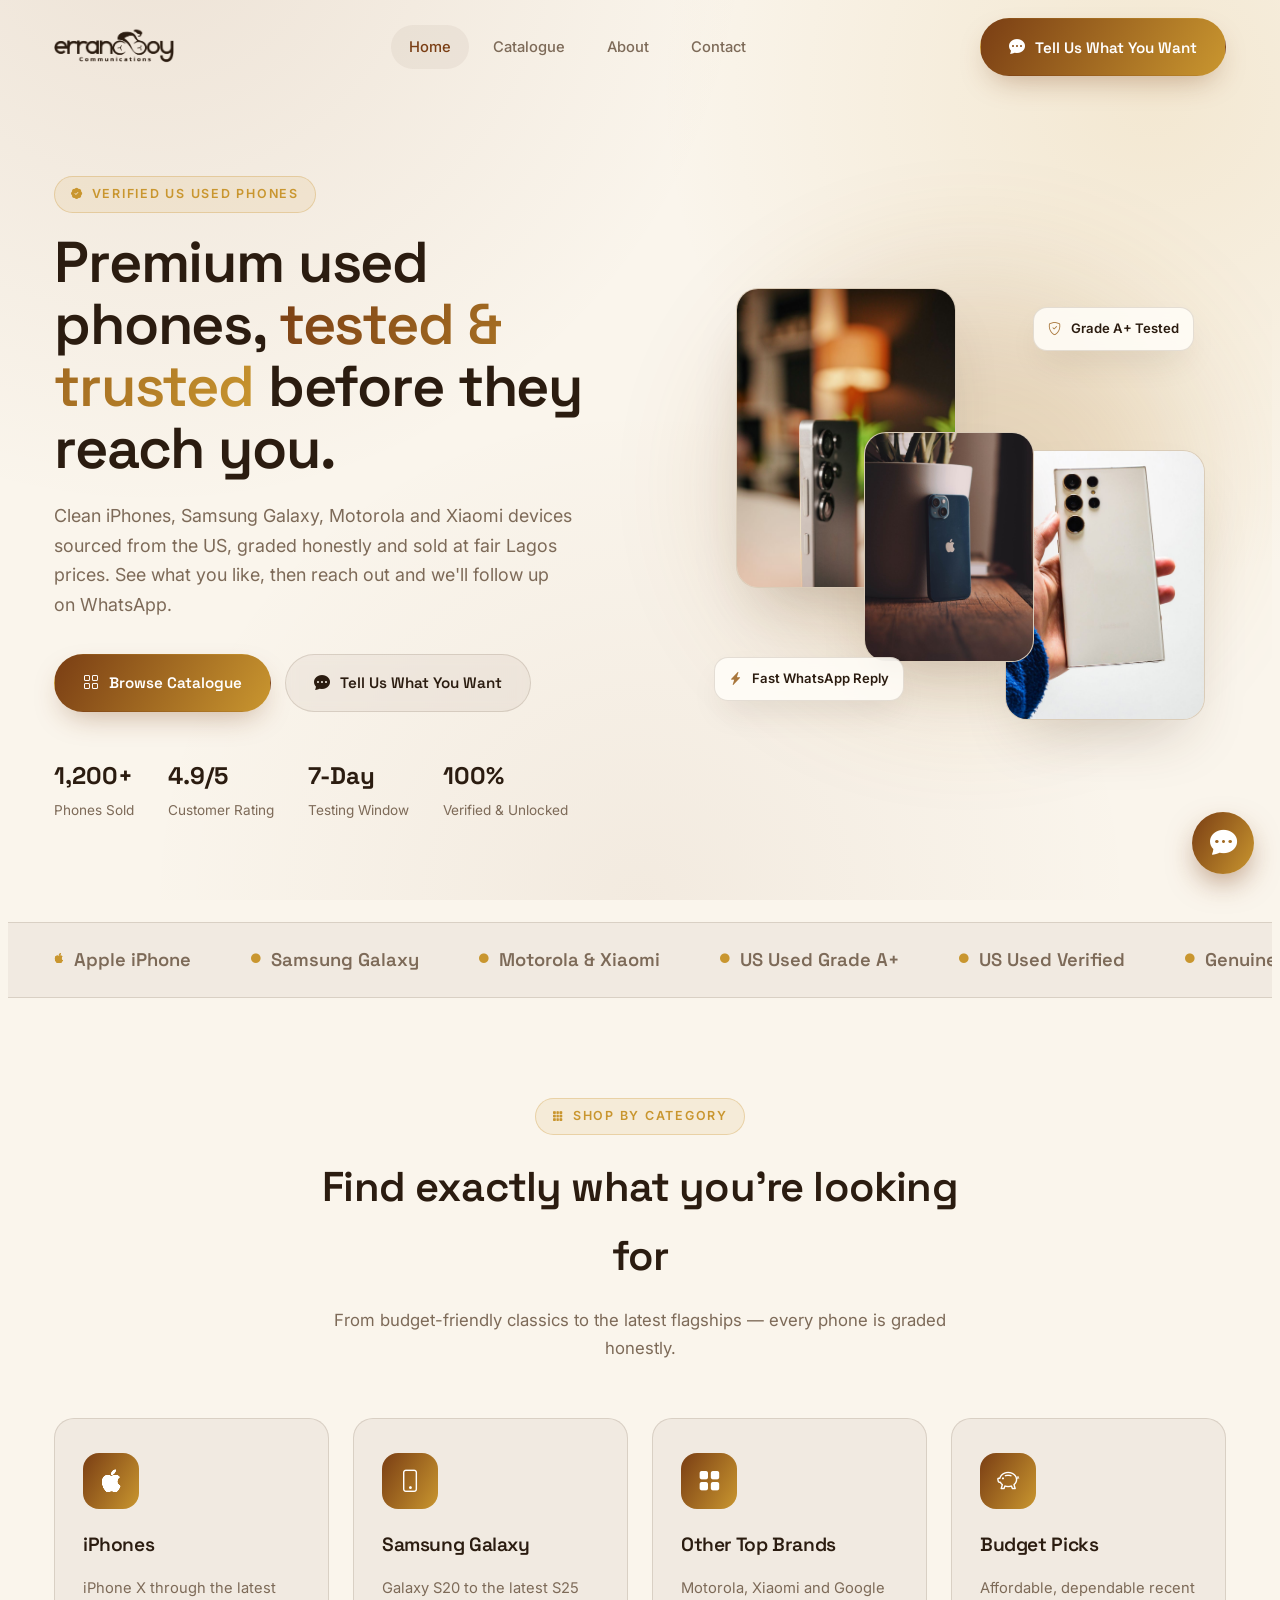
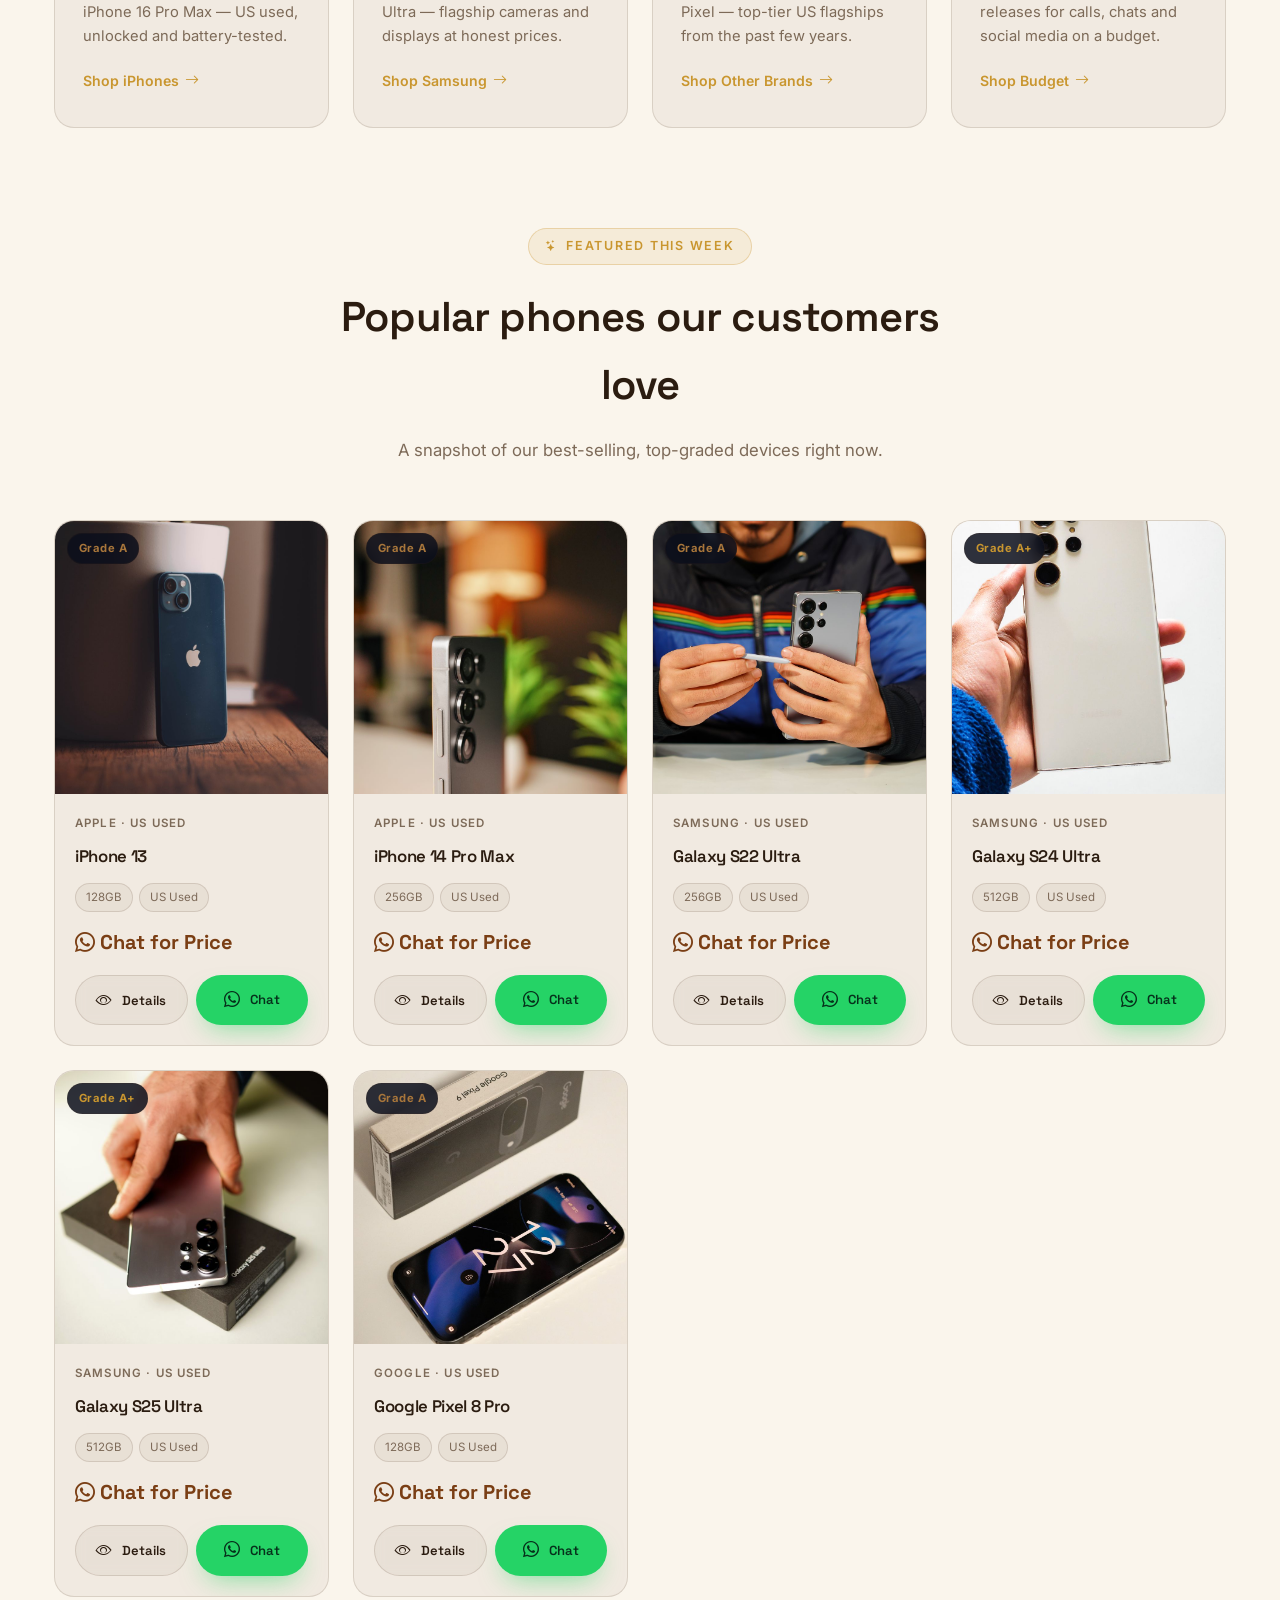
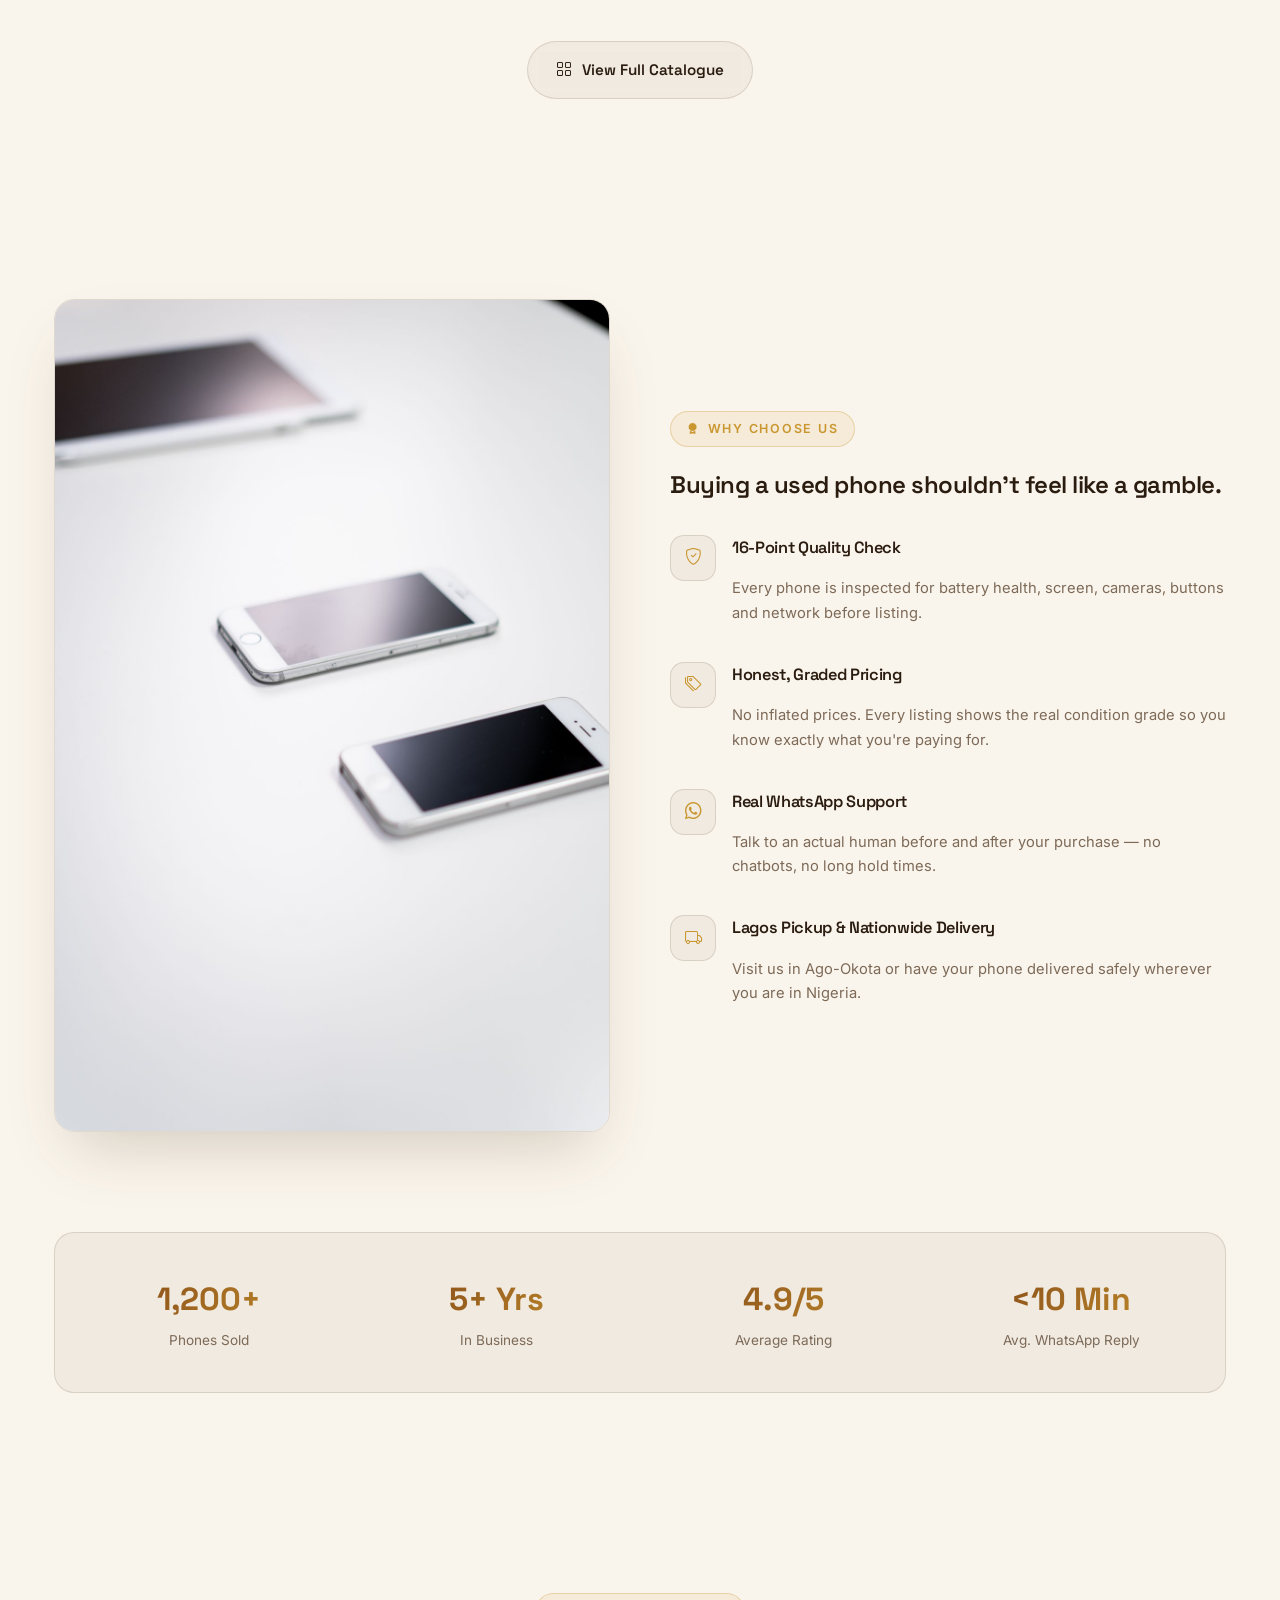
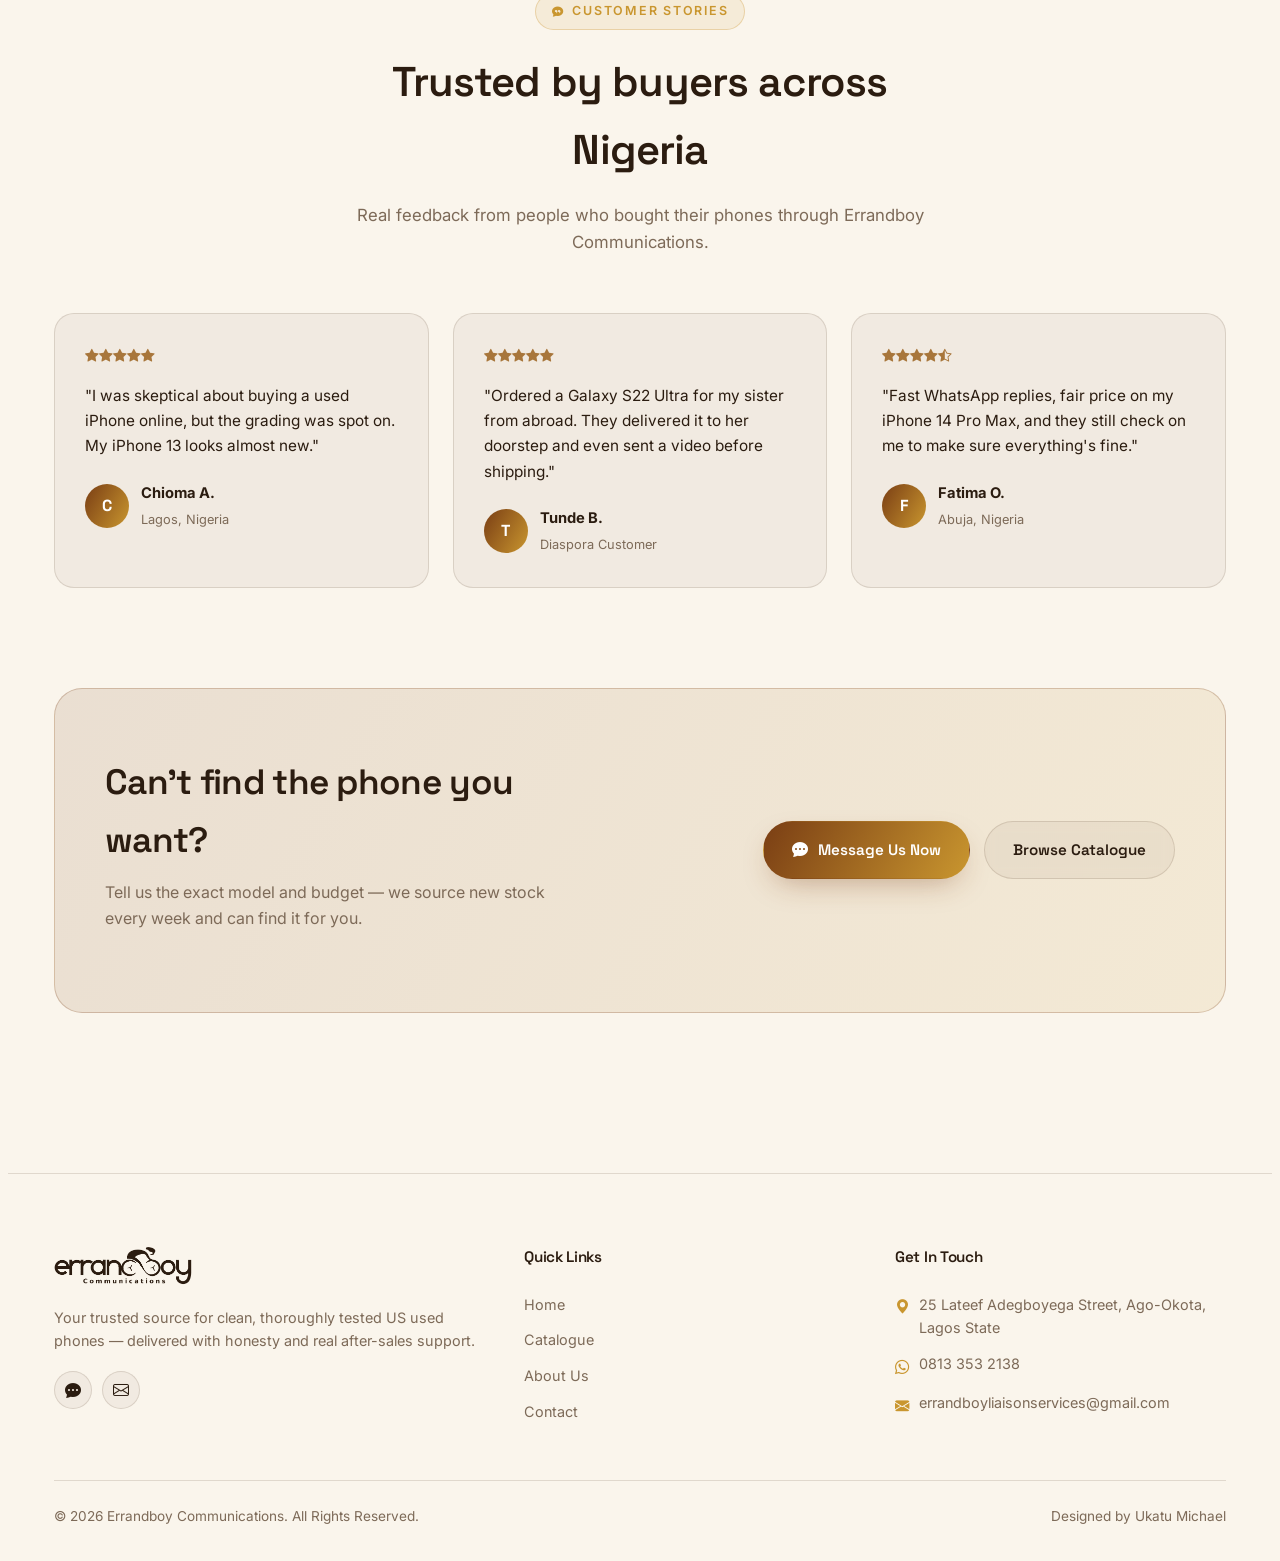
<file: index.html>
<!DOCTYPE html>
<html lang="en">
<head>
<meta charset="utf-8">
<title>Errandboy Communications — Clean US Used Phones in Lagos</title>
<meta name="viewport" content="width=device-width, initial-scale=1.0">
<meta name="description" content="Errandboy Communications is a Lagos-based dealer of clean, verified US used iPhones, Samsung Galaxy, Motorola and Xiaomi phones. Browse the catalogue and inquire directly on WhatsApp.">
<link rel="icon" type="image/png" sizes="32x32" href="img/favicon-32.png">
<link rel="icon" type="image/png" sizes="16x16" href="img/favicon-16.png">
<link rel="apple-touch-icon" sizes="180x180" href="img/favicon-180.png">

<link rel="preconnect" href="https://fonts.googleapis.com">
<link rel="preconnect" href="https://fonts.gstatic.com" crossorigin>
<link href="https://fonts.googleapis.com/css2?family=Space+Grotesk:wght@500;600;700&family=Inter:wght@400;500;600;700&display=swap" rel="stylesheet">
<link href="https://cdn.jsdelivr.net/npm/bootstrap-icons@1.11.3/font/bootstrap-icons.css" rel="stylesheet">
<link href="css/style.css" rel="stylesheet">
</head>
<body>

<!-- Navbar -->
<nav id="mainNav" class="navbar">
    <div class="container">
        <a href="index.html" class="brand">
            <img src="img/logo-brown.png" alt="Errandboy Communications" class="brand-logo">
        </a>
        <div class="nav-links">
            <a href="index.html" class="active">Home</a>
            <a href="catalog.html">Catalogue</a>
            <a href="about.html">About</a>
            <a href="contact.html">Contact</a>
        </div>
        <div class="nav-actions">
            <a href="contact.html#contactFormSection" class="btn btn-brand desktop-only"><i class="bi bi-chat-dots-fill"></i> Tell Us What You Want</a>
            <button class="nav-toggle" id="navToggle" aria-label="Open menu"><i class="bi bi-list"></i></button>
        </div>
    </div>
</nav>

<div class="backdrop-veil" id="backdropVeil"></div>
<div class="mobile-panel" id="mobilePanel">
    <div class="mobile-panel-head">
        <div class="brand"><img src="img/logo-brown.png" alt="Errandboy Communications" class="brand-logo"></div>
        <button id="panelClose" class="nav-toggle" aria-label="Close menu"><i class="bi bi-x-lg"></i></button>
    </div>
    <a class="nav-link" href="index.html">Home</a>
    <a class="nav-link" href="catalog.html">Catalogue</a>
    <a class="nav-link" href="about.html">About</a>
    <a class="nav-link" href="contact.html">Contact</a>
    <a href="contact.html#contactFormSection" class="btn btn-brand btn-block" style="margin-top:26px"><i class="bi bi-chat-dots-fill"></i> Tell Us What You Want</a>
</div>

<!-- Hero -->
<header class="hero">
    <div class="container hero-grid">
        <div>
            <div class="eyebrow"><i class="bi bi-patch-check-fill"></i> Verified US Used Phones</div>
            <h1>Premium used phones, <span class="text-grad">tested &amp; trusted</span> before they reach you.</h1>
            <p class="lead">Clean iPhones, Samsung Galaxy, Motorola and Xiaomi devices sourced from the US, graded honestly and sold at fair Lagos prices. See what you like, then reach out and we'll follow up on WhatsApp.</p>
            <div class="hero-cta">
                <a href="catalog.html" class="btn btn-brand"><i class="bi bi-grid"></i> Browse Catalogue</a>
                <a href="contact.html#contactFormSection" class="btn btn-ghost"><i class="bi bi-chat-dots-fill"></i> Tell Us What You Want</a>
            </div>
            <div class="hero-stats">
                <div class="stat"><strong>1,200+</strong><span>Phones Sold</span></div>
                <div class="stat"><strong>4.9/5</strong><span>Customer Rating</span></div>
                <div class="stat"><strong>7-Day</strong><span>Testing Window</span></div>
                <div class="stat"><strong>100%</strong><span>Verified &amp; Unlocked</span></div>
            </div>
        </div>
        <div class="hero-visual">
            <div class="blob"></div>
            <div class="float-card card-1"><img src="img/phones/iphone-14-pro-max.jpg" alt="iPhone 14 Pro Max"></div>
            <div class="float-card card-2"><img src="img/phones/galaxy-s24-ultra.jpg" alt="Samsung Galaxy S24 Ultra"></div>
            <div class="float-card card-3"><img src="img/phones/iphone-13.jpg" alt="iPhone 13"></div>
            <div class="badge-pill b1"><i class="bi bi-shield-check"></i> Grade A+ Tested</div>
            <div class="badge-pill b2"><i class="bi bi-lightning-charge-fill"></i> Fast WhatsApp Reply</div>
        </div>
    </div>
</header>

<!-- Marquee -->
<div class="marquee-wrap">
    <div class="container">
        <div class="marquee-track">
            <span><i class="bi bi-apple"></i> Apple iPhone</span>
            <span><i class="bi bi-circle-fill"></i> Samsung Galaxy</span>
            <span><i class="bi bi-circle-fill"></i> Motorola &amp; Xiaomi</span>
            <span><i class="bi bi-circle-fill"></i> US Used Grade A+</span>
            <span><i class="bi bi-circle-fill"></i> US Used Verified</span>
            <span><i class="bi bi-circle-fill"></i> Genuine Accessories</span>
            <span><i class="bi bi-circle-fill"></i> Nationwide Delivery</span>
            <span><i class="bi bi-apple"></i> Apple iPhone</span>
            <span><i class="bi bi-circle-fill"></i> Samsung Galaxy</span>
            <span><i class="bi bi-circle-fill"></i> Motorola &amp; Xiaomi</span>
            <span><i class="bi bi-circle-fill"></i> US Used Grade A+</span>
            <span><i class="bi bi-circle-fill"></i> US Used Verified</span>
            <span><i class="bi bi-circle-fill"></i> Genuine Accessories</span>
            <span><i class="bi bi-circle-fill"></i> Nationwide Delivery</span>
        </div>
    </div>
</div>

<!-- Categories -->
<section class="section">
    <div class="container">
        <div class="section-head reveal">
            <div class="eyebrow"><i class="bi bi-grid-3x3-gap-fill"></i> Shop by Category</div>
            <h2>Find exactly what you're looking for</h2>
            <p>From budget-friendly classics to the latest flagships — every phone is graded honestly.</p>
        </div>
        <div class="cat-grid">
            <a href="catalog.html?cat=iphone" class="cat-card reveal">
                <div class="cat-icon"><i class="bi bi-apple"></i></div>
                <h3>iPhones</h3>
                <p>iPhone X through the latest iPhone 16 Pro Max — US used, unlocked and battery-tested.</p>
                <span class="cat-link">Shop iPhones <i class="bi bi-arrow-right"></i></span>
            </a>
            <a href="catalog.html?cat=samsung" class="cat-card reveal">
                <div class="cat-icon"><i class="bi bi-phone"></i></div>
                <h3>Samsung Galaxy</h3>
                <p>Galaxy S20 to the latest S25 Ultra — flagship cameras and displays at honest prices.</p>
                <span class="cat-link">Shop Samsung <i class="bi bi-arrow-right"></i></span>
            </a>
            <a href="catalog.html?cat=other" class="cat-card reveal">
                <div class="cat-icon"><i class="bi bi-grid-fill"></i></div>
                <h3>Other Top Brands</h3>
                <p>Motorola, Xiaomi and Google Pixel — top-tier US flagships from the past few years.</p>
                <span class="cat-link">Shop Other Brands <i class="bi bi-arrow-right"></i></span>
            </a>
            <a href="catalog.html?cat=budget" class="cat-card reveal">
                <div class="cat-icon"><i class="bi bi-piggy-bank"></i></div>
                <h3>Budget Picks</h3>
                <p>Affordable, dependable recent releases for calls, chats and social media on a budget.</p>
                <span class="cat-link">Shop Budget <i class="bi bi-arrow-right"></i></span>
            </a>
        </div>
    </div>
</section>

<!-- Featured products -->
<section class="section" style="padding-top:0">
    <div class="container">
        <div class="section-head reveal">
            <div class="eyebrow"><i class="bi bi-stars"></i> Featured This Week</div>
            <h2>Popular phones our customers love</h2>
            <p>A snapshot of our best-selling, top-graded devices right now.</p>
        </div>
        <div class="product-grid" id="featuredGrid"></div>
        <div class="text-center reveal" style="text-align:center;margin-top:44px">
            <a href="catalog.html" class="btn btn-ghost"><i class="bi bi-grid"></i> View Full Catalogue</a>
        </div>
    </div>
</section>

<!-- Why choose us -->
<section class="section">
    <div class="container">
        <div class="feature-split">
            <div class="visual reveal">
                <img src="img/why-choose.jpg" alt="Genuine tested Apple devices">
            </div>
            <div class="reveal">
                <div class="eyebrow"><i class="bi bi-award-fill"></i> Why Choose Us</div>
                <h2>Buying a used phone shouldn't feel like a gamble.</h2>
                <div class="feature-list">
                    <div class="feature-item">
                        <div class="icon"><i class="bi bi-shield-check"></i></div>
                        <div>
                            <h4>16-Point Quality Check</h4>
                            <p>Every phone is inspected for battery health, screen, cameras, buttons and network before listing.</p>
                        </div>
                    </div>
                    <div class="feature-item">
                        <div class="icon"><i class="bi bi-tags"></i></div>
                        <div>
                            <h4>Honest, Graded Pricing</h4>
                            <p>No inflated prices. Every listing shows the real condition grade so you know exactly what you're paying for.</p>
                        </div>
                    </div>
                    <div class="feature-item">
                        <div class="icon"><i class="bi bi-whatsapp"></i></div>
                        <div>
                            <h4>Real WhatsApp Support</h4>
                            <p>Talk to an actual human before and after your purchase — no chatbots, no long hold times.</p>
                        </div>
                    </div>
                    <div class="feature-item">
                        <div class="icon"><i class="bi bi-truck"></i></div>
                        <div>
                            <h4>Lagos Pickup &amp; Nationwide Delivery</h4>
                            <p>Visit us in Ago-Okota or have your phone delivered safely wherever you are in Nigeria.</p>
                        </div>
                    </div>
                </div>
            </div>
        </div>
    </div>
</section>

<!-- Stats -->
<section class="section" style="padding-top:0">
    <div class="container">
        <div class="stats-strip reveal">
            <div class="stat"><strong>1,200+</strong><span>Phones Sold</span></div>
            <div class="stat"><strong>5+ Yrs</strong><span>In Business</span></div>
            <div class="stat"><strong>4.9/5</strong><span>Average Rating</span></div>
            <div class="stat"><strong>&lt;10 Min</strong><span>Avg. WhatsApp Reply</span></div>
        </div>
    </div>
</section>

<!-- Testimonials -->
<section class="section">
    <div class="container">
        <div class="section-head reveal">
            <div class="eyebrow"><i class="bi bi-chat-quote-fill"></i> Customer Stories</div>
            <h2>Trusted by buyers across Nigeria</h2>
            <p>Real feedback from people who bought their phones through Errandboy Communications.</p>
        </div>
        <div class="testi-grid">
            <div class="testi-card reveal">
                <div class="stars"><i class="bi bi-star-fill"></i><i class="bi bi-star-fill"></i><i class="bi bi-star-fill"></i><i class="bi bi-star-fill"></i><i class="bi bi-star-fill"></i></div>
                <p class="msg">"I was skeptical about buying a used iPhone online, but the grading was spot on. My iPhone 13 looks almost new."</p>
                <div class="testi-person">
                    <div class="testi-avatar">C</div>
                    <div><strong>Chioma A.</strong><span>Lagos, Nigeria</span></div>
                </div>
            </div>
            <div class="testi-card reveal">
                <div class="stars"><i class="bi bi-star-fill"></i><i class="bi bi-star-fill"></i><i class="bi bi-star-fill"></i><i class="bi bi-star-fill"></i><i class="bi bi-star-fill"></i></div>
                <p class="msg">"Ordered a Galaxy S22 Ultra for my sister from abroad. They delivered it to her doorstep and even sent a video before shipping."</p>
                <div class="testi-person">
                    <div class="testi-avatar">T</div>
                    <div><strong>Tunde B.</strong><span>Diaspora Customer</span></div>
                </div>
            </div>
            <div class="testi-card reveal">
                <div class="stars"><i class="bi bi-star-fill"></i><i class="bi bi-star-fill"></i><i class="bi bi-star-fill"></i><i class="bi bi-star-fill"></i><i class="bi bi-star-half"></i></div>
                <p class="msg">"Fast WhatsApp replies, fair price on my iPhone 14 Pro Max, and they still check on me to make sure everything's fine."</p>
                <div class="testi-person">
                    <div class="testi-avatar">F</div>
                    <div><strong>Fatima O.</strong><span>Abuja, Nigeria</span></div>
                </div>
            </div>
        </div>
    </div>
</section>

<!-- CTA -->
<section class="section" style="padding-top:0">
    <div class="container">
        <div class="cta-banner reveal">
            <div>
                <h2>Can't find the phone you want?</h2>
                <p>Tell us the exact model and budget — we source new stock every week and can find it for you.</p>
            </div>
            <div class="cta-actions">
                <a href="contact.html#contactFormSection" class="btn btn-brand"><i class="bi bi-chat-dots-fill"></i> Message Us Now</a>
                <a href="catalog.html" class="btn btn-ghost">Browse Catalogue</a>
            </div>
        </div>
    </div>
</section>

<!-- Footer -->
<footer class="footer">
    <div class="container">
        <div class="footer-grid">
            <div>
                <div class="brand"><img src="img/logo-brown.png" style="max-width: 40%;" alt="Errandboy Communications" class="brand-logo"></div>
                <p>Your trusted source for clean, thoroughly tested US used phones — delivered with honesty and real after-sales support.</p>
                <div class="social-row">
                    <a href="contact.html#contactFormSection" aria-label="Message Us"><i class="bi bi-chat-dots-fill"></i></a>
                    <a href="mailto:errandboyliaisonservices@gmail.com" aria-label="Email"><i class="bi bi-envelope"></i></a>
                </div>
            </div>
            <div>
                <h5>Quick Links</h5>
                <div class="footer-links">
                    <a href="index.html">Home</a>
                    <a href="catalog.html">Catalogue</a>
                    <a href="about.html">About Us</a>
                    <a href="contact.html">Contact</a>
                </div>
            </div>
            <div>
                <h5>Get In Touch</h5>
                <ul class="footer-contact">
                    <li><i class="bi bi-geo-alt-fill"></i><span>25 Lateef Adegboyega Street, Ago-Okota, Lagos State</span></li>
                    <li><i class="bi bi-whatsapp"></i><span>0813 353 2138</span></li>
                    <li><i class="bi bi-envelope-fill"></i><span>errandboyliaisonservices@gmail.com</span></li>
                </ul>
            </div>
        </div>
        <div class="footer-bottom">
            <span>&copy; <span id="year"></span> Errandboy Communications. All Rights Reserved.</span>
            <span>Designed by <a href="https://ukatuikechukwu.com.ng" target="_blank" rel="noopener">Ukatu Michael</a></span>
        </div>
    </div>
</footer>

<a class="wa-float" href="contact.html#contactFormSection" aria-label="Tell Us What You Want"><i class="bi bi-chat-dots-fill"></i></a>
<div class="pm-overlay" id="productModal"></div>

<script src="js/main.js"></script>
</body>
</html>
</file>
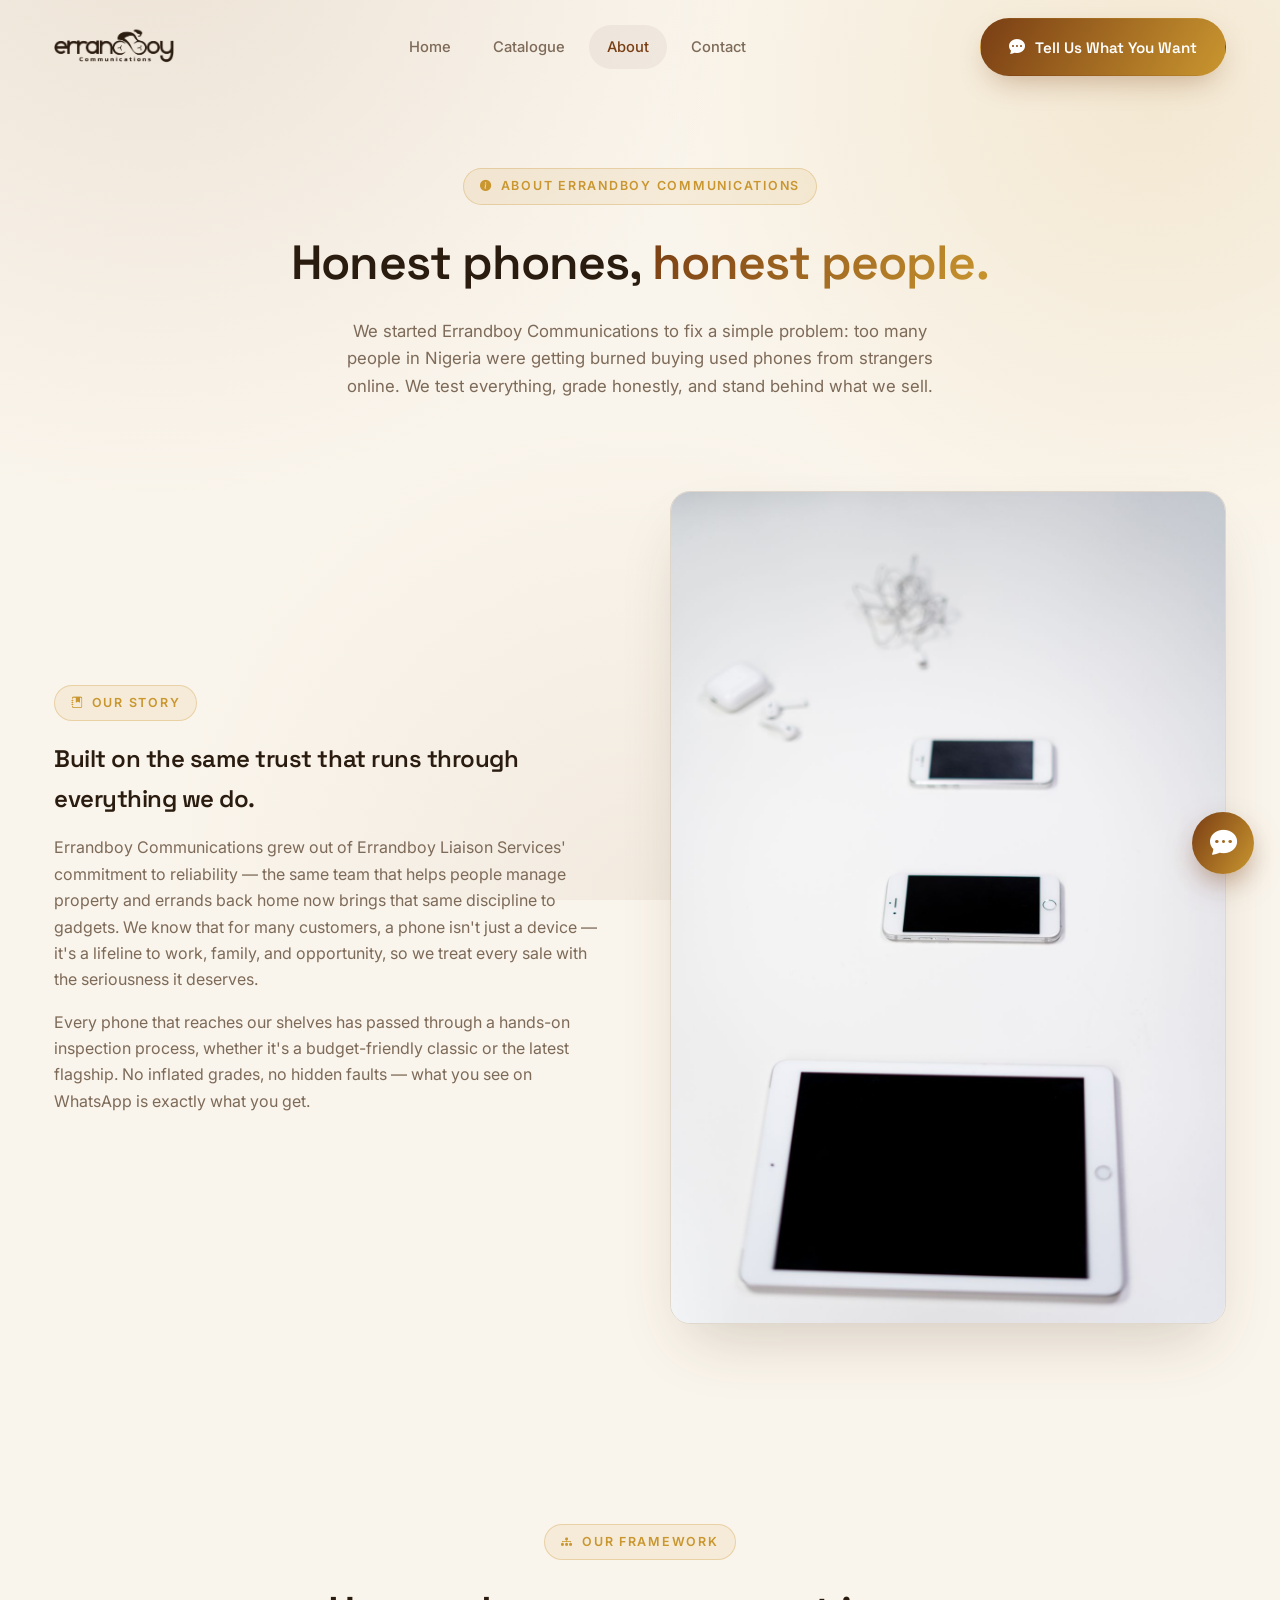
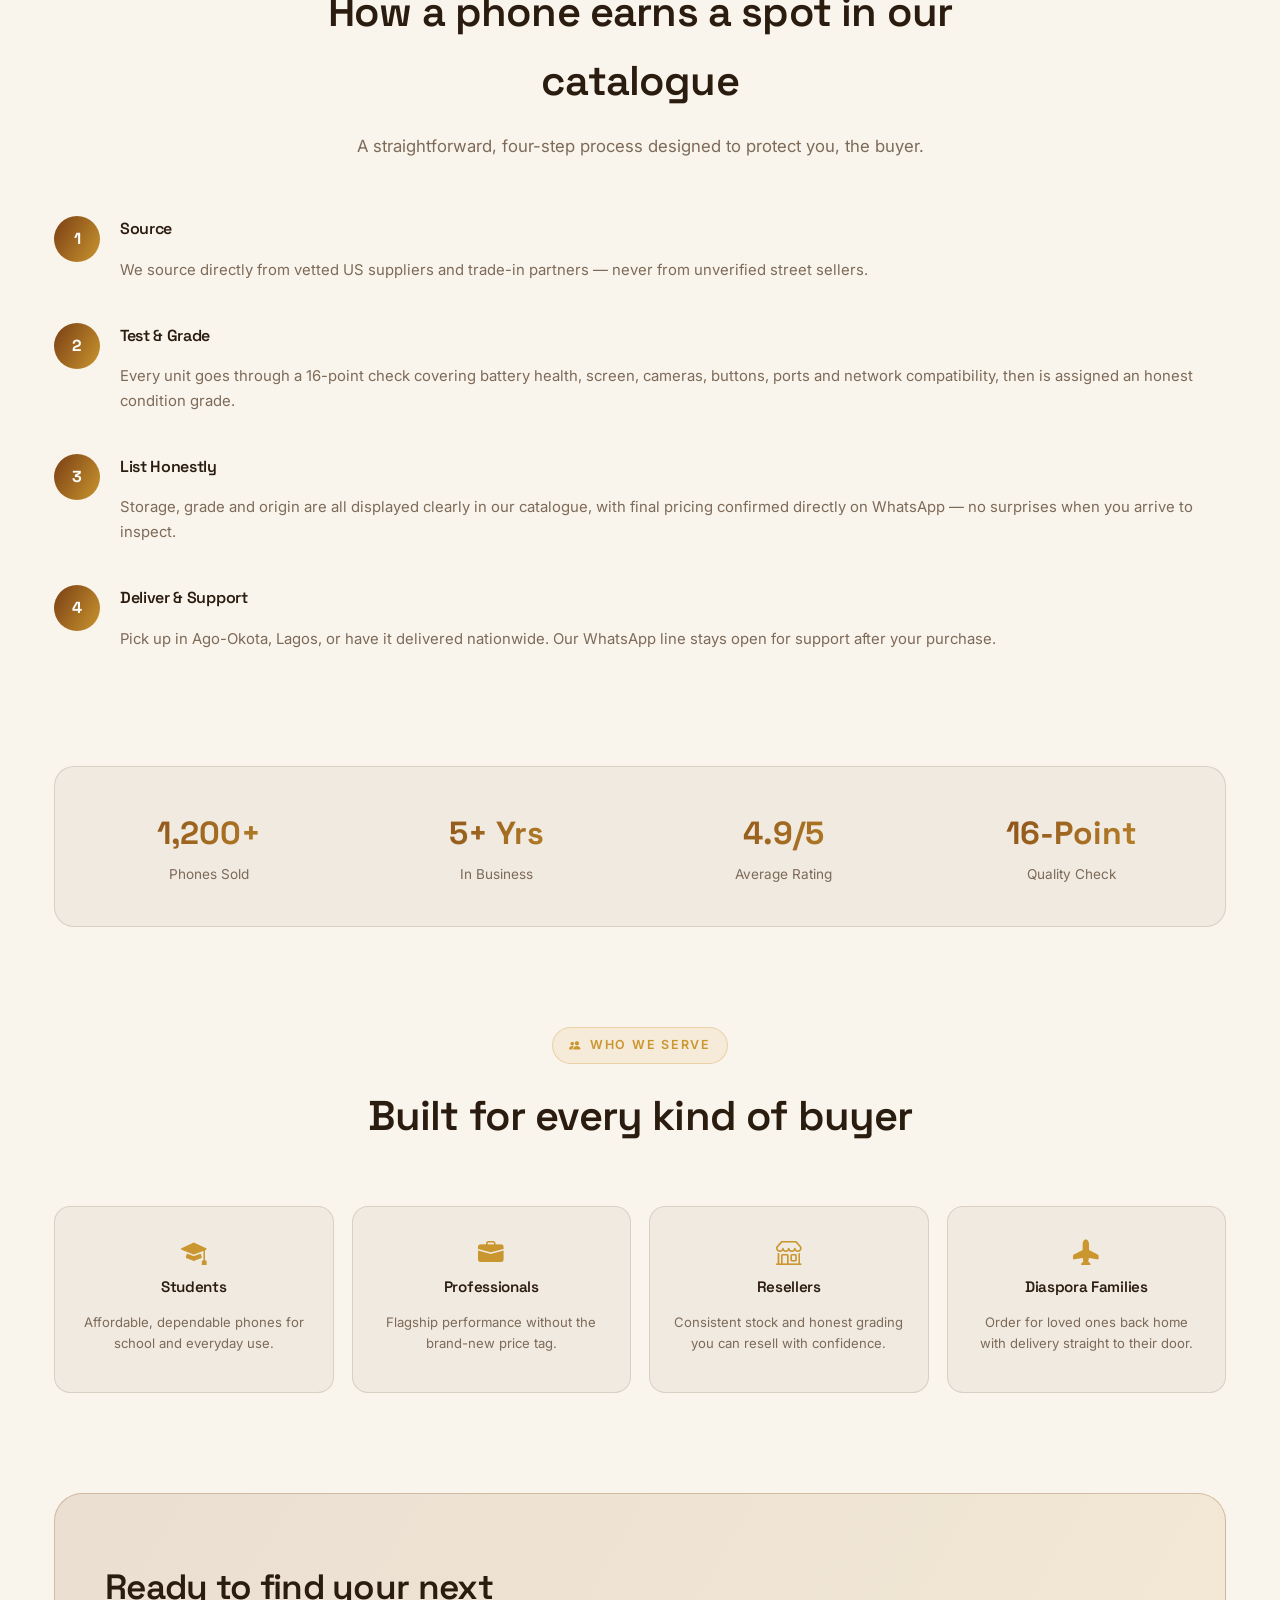
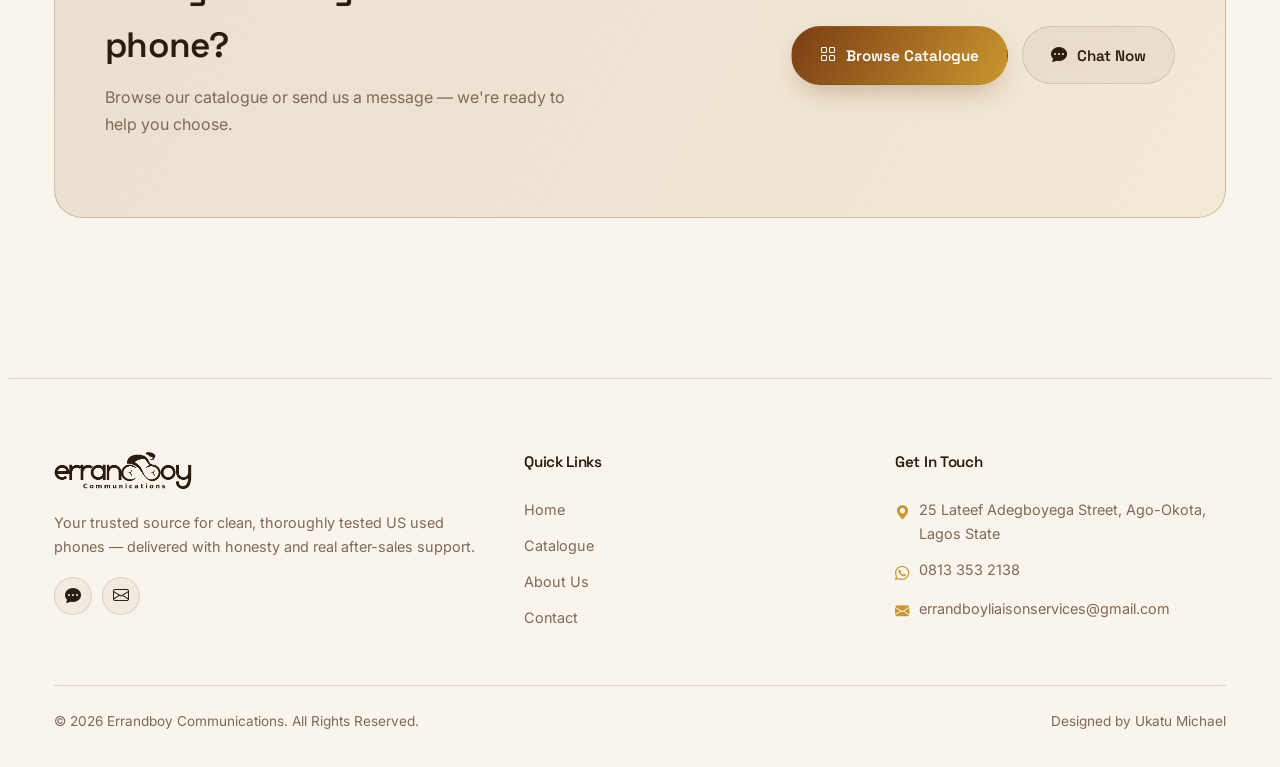
<file: about.html>
<!DOCTYPE html>
<html lang="en">
<head>
<meta charset="utf-8">
<title>About Us — Errandboy Communications</title>
<meta name="viewport" content="width=device-width, initial-scale=1.0">
<meta name="description" content="Learn how Errandboy Communications sources, tests and grades clean US used phones for customers across Nigeria.">
<link rel="icon" type="image/png" sizes="32x32" href="img/favicon-32.png">
<link rel="icon" type="image/png" sizes="16x16" href="img/favicon-16.png">
<link rel="apple-touch-icon" sizes="180x180" href="img/favicon-180.png">

<link rel="preconnect" href="https://fonts.googleapis.com">
<link rel="preconnect" href="https://fonts.gstatic.com" crossorigin>
<link href="https://fonts.googleapis.com/css2?family=Space+Grotesk:wght@500;600;700&family=Inter:wght@400;500;600;700&display=swap" rel="stylesheet">
<link href="https://cdn.jsdelivr.net/npm/bootstrap-icons@1.11.3/font/bootstrap-icons.css" rel="stylesheet">
<link href="css/style.css" rel="stylesheet">
</head>
<body>

<!-- Navbar -->
<nav id="mainNav" class="navbar">
    <div class="container">
        <a href="index.html" class="brand">
            <img src="img/logo-brown.png" alt="Errandboy Communications" class="brand-logo">
        </a>
        <div class="nav-links">
            <a href="index.html">Home</a>
            <a href="catalog.html">Catalogue</a>
            <a href="about.html" class="active">About</a>
            <a href="contact.html">Contact</a>
        </div>
        <div class="nav-actions">
            <a href="contact.html#contactFormSection" class="btn btn-brand desktop-only"><i class="bi bi-chat-dots-fill"></i> Tell Us What You Want</a>
            <button class="nav-toggle" id="navToggle" aria-label="Open menu"><i class="bi bi-list"></i></button>
        </div>
    </div>
</nav>

<div class="backdrop-veil" id="backdropVeil"></div>
<div class="mobile-panel" id="mobilePanel">
    <div class="mobile-panel-head">
        <div class="brand"><img src="img/logo-brown.png" alt="Errandboy Communications" class="brand-logo"></div>
        <button id="panelClose" class="nav-toggle" aria-label="Close menu"><i class="bi bi-x-lg"></i></button>
    </div>
    <a class="nav-link" href="index.html">Home</a>
    <a class="nav-link" href="catalog.html">Catalogue</a>
    <a class="nav-link" href="about.html">About</a>
    <a class="nav-link" href="contact.html">Contact</a>
    <a href="contact.html#contactFormSection" class="btn btn-brand btn-block" style="margin-top:26px"><i class="bi bi-chat-dots-fill"></i> Tell Us What You Want</a>
</div>

<header class="page-hero">
    <div class="container">
        <div class="eyebrow"><i class="bi bi-info-circle-fill"></i> About Errandboy Communications</div>
        <h1>Honest phones, <span class="text-grad">honest people.</span></h1>
        <p>We started Errandboy Communications to fix a simple problem: too many people in Nigeria were getting burned buying used phones from strangers online. We test everything, grade honestly, and stand behind what we sell.</p>
    </div>
</header>

<section class="section" style="padding-top:20px">
    <div class="container">
        <div class="feature-split">
            <div class="reveal">
                <div class="eyebrow"><i class="bi bi-journal-bookmark-fill"></i> Our Story</div>
                <h2>Built on the same trust that runs through everything we do.</h2>
                <p style="color:var(--muted);margin-top:16px">Errandboy Communications grew out of Errandboy Liaison Services' commitment to reliability — the same team that helps people manage property and errands back home now brings that same discipline to gadgets. We know that for many customers, a phone isn't just a device — it's a lifeline to work, family, and opportunity, so we treat every sale with the seriousness it deserves.</p>
                <p style="color:var(--muted);margin-top:12px">Every phone that reaches our shelves has passed through a hands-on inspection process, whether it's a budget-friendly classic or the latest flagship. No inflated grades, no hidden faults — what you see on WhatsApp is exactly what you get.</p>
            </div>
            <div class="visual reveal">
                <img src="img/about-hero.jpg" alt="Apple devices laid out for quality testing">
            </div>
        </div>
    </div>
</section>

<section class="section" id="ourFramework">
    <div class="container">
        <div class="section-head reveal">
            <div class="eyebrow"><i class="bi bi-diagram-3-fill"></i> Our Framework</div>
            <h2>How a phone earns a spot in our catalogue</h2>
            <p>A straightforward, four-step process designed to protect you, the buyer.</p>
        </div>
        <div class="timeline">
            <div class="timeline-item reveal">
                <div class="timeline-num">1</div>
                <div>
                    <h4>Source</h4>
                    <p>We source directly from vetted US suppliers and trade-in partners — never from unverified street sellers.</p>
                </div>
            </div>
            <div class="timeline-item reveal">
                <div class="timeline-num">2</div>
                <div>
                    <h4>Test &amp; Grade</h4>
                    <p>Every unit goes through a 16-point check covering battery health, screen, cameras, buttons, ports and network compatibility, then is assigned an honest condition grade.</p>
                </div>
            </div>
            <div class="timeline-item reveal">
                <div class="timeline-num">3</div>
                <div>
                    <h4>List Honestly</h4>
                    <p>Storage, grade and origin are all displayed clearly in our catalogue, with final pricing confirmed directly on WhatsApp — no surprises when you arrive to inspect.</p>
                </div>
            </div>
            <div class="timeline-item reveal">
                <div class="timeline-num">4</div>
                <div>
                    <h4>Deliver &amp; Support</h4>
                    <p>Pick up in Ago-Okota, Lagos, or have it delivered nationwide. Our WhatsApp line stays open for support after your purchase.</p>
                </div>
            </div>
        </div>
    </div>
</section>

<section class="section" id="whyTrustUs" style="padding-top:0">
    <div class="container">
        <div class="stats-strip reveal">
            <div class="stat"><strong>1,200+</strong><span>Phones Sold</span></div>
            <div class="stat"><strong>5+ Yrs</strong><span>In Business</span></div>
            <div class="stat"><strong>4.9/5</strong><span>Average Rating</span></div>
            <div class="stat"><strong>16-Point</strong><span>Quality Check</span></div>
        </div>
    </div>
</section>

<section class="section" id="whoWeServe" style="padding-top:0">
    <div class="container">
        <div class="section-head reveal">
            <div class="eyebrow"><i class="bi bi-people-fill"></i> Who We Serve</div>
            <h2>Built for every kind of buyer</h2>
        </div>
        <div class="audience-grid">
            <div class="audience-card reveal">
                <i class="bi bi-mortarboard-fill"></i>
                <h5>Students</h5>
                <p>Affordable, dependable phones for school and everyday use.</p>
            </div>
            <div class="audience-card reveal">
                <i class="bi bi-briefcase-fill"></i>
                <h5>Professionals</h5>
                <p>Flagship performance without the brand-new price tag.</p>
            </div>
            <div class="audience-card reveal">
                <i class="bi bi-shop"></i>
                <h5>Resellers</h5>
                <p>Consistent stock and honest grading you can resell with confidence.</p>
            </div>
            <div class="audience-card reveal">
                <i class="bi bi-airplane-fill"></i>
                <h5>Diaspora Families</h5>
                <p>Order for loved ones back home with delivery straight to their door.</p>
            </div>
        </div>
    </div>
</section>

<section class="section" style="padding-top:0">
    <div class="container">
        <div class="cta-banner reveal">
            <div>
                <h2>Ready to find your next phone?</h2>
                <p>Browse our catalogue or send us a message — we're ready to help you choose.</p>
            </div>
            <div class="cta-actions">
                <a href="catalog.html" class="btn btn-brand"><i class="bi bi-grid"></i> Browse Catalogue</a>
                <a href="contact.html#contactFormSection" class="btn btn-ghost"><i class="bi bi-chat-dots-fill"></i> Chat Now</a>
            </div>
        </div>
    </div>
</section>

<!-- Footer -->
<footer class="footer">
    <div class="container">
        <div class="footer-grid">
            <div>
                <div class="brand"><img src="img/logo-brown.png" alt="Errandboy Communications" class="brand-logo"></div>
                <p>Your trusted source for clean, thoroughly tested US used phones — delivered with honesty and real after-sales support.</p>
                <div class="social-row">
                    <a href="contact.html#contactFormSection" aria-label="Message Us"><i class="bi bi-chat-dots-fill"></i></a>
                    <a href="mailto:errandboyliaisonservices@gmail.com" aria-label="Email"><i class="bi bi-envelope"></i></a>
                </div>
            </div>
            <div>
                <h5>Quick Links</h5>
                <div class="footer-links">
                    <a href="index.html">Home</a>
                    <a href="catalog.html">Catalogue</a>
                    <a href="about.html">About Us</a>
                    <a href="contact.html">Contact</a>
                </div>
            </div>
            <div>
                <h5>Get In Touch</h5>
                <ul class="footer-contact">
                    <li><i class="bi bi-geo-alt-fill"></i><span>25 Lateef Adegboyega Street, Ago-Okota, Lagos State</span></li>
                    <li><i class="bi bi-whatsapp"></i><span>0813 353 2138</span></li>
                    <li><i class="bi bi-envelope-fill"></i><span>errandboyliaisonservices@gmail.com</span></li>
                </ul>
            </div>
        </div>
        <div class="footer-bottom">
            <span>&copy; <span id="year"></span> Errandboy Communications. All Rights Reserved.</span>
            <span>Designed by <a href="https://ukatuikechukwu.com.ng" target="_blank" rel="noopener">Ukatu Michael</a></span>
        </div>
    </div>
</footer>

<a class="wa-float" href="contact.html#contactFormSection" aria-label="Tell Us What You Want"><i class="bi bi-chat-dots-fill"></i></a>
<div class="pm-overlay" id="productModal"></div>

<script src="js/main.js"></script>
</body>
</html>
</file>
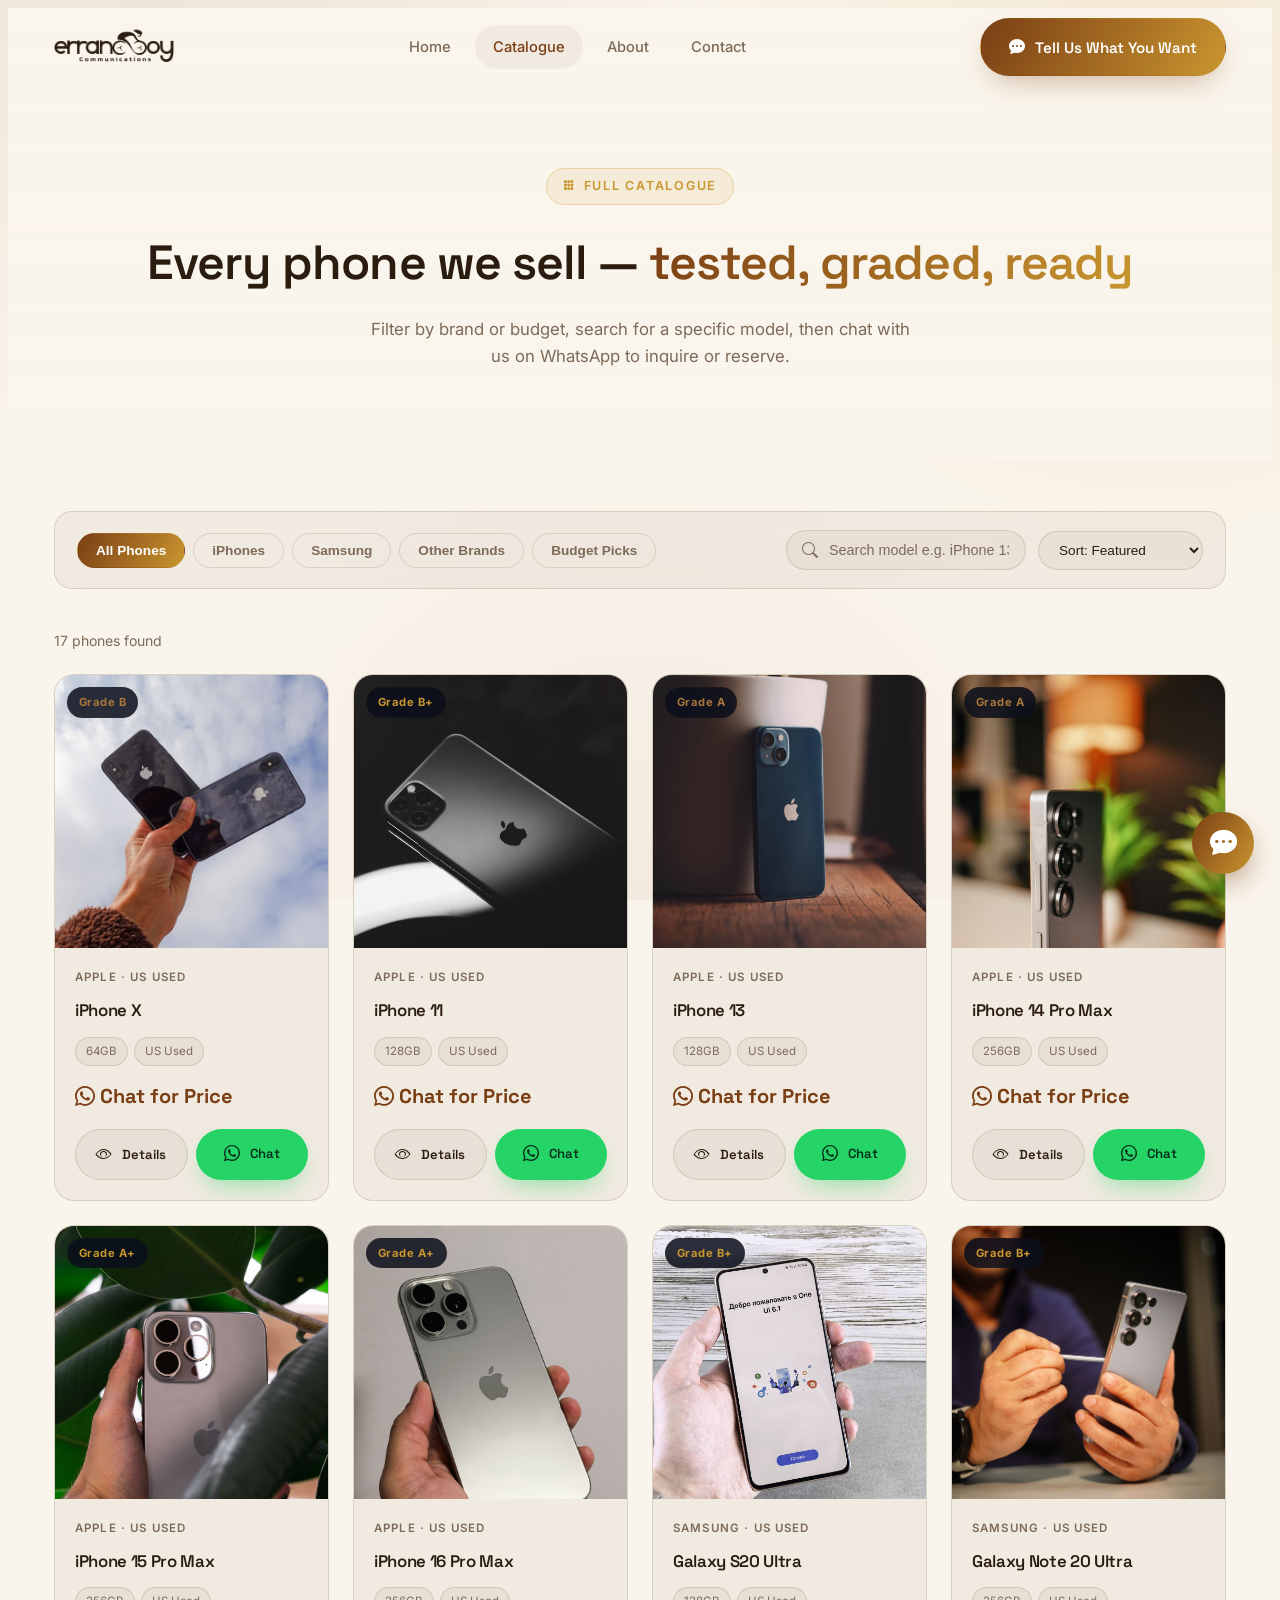
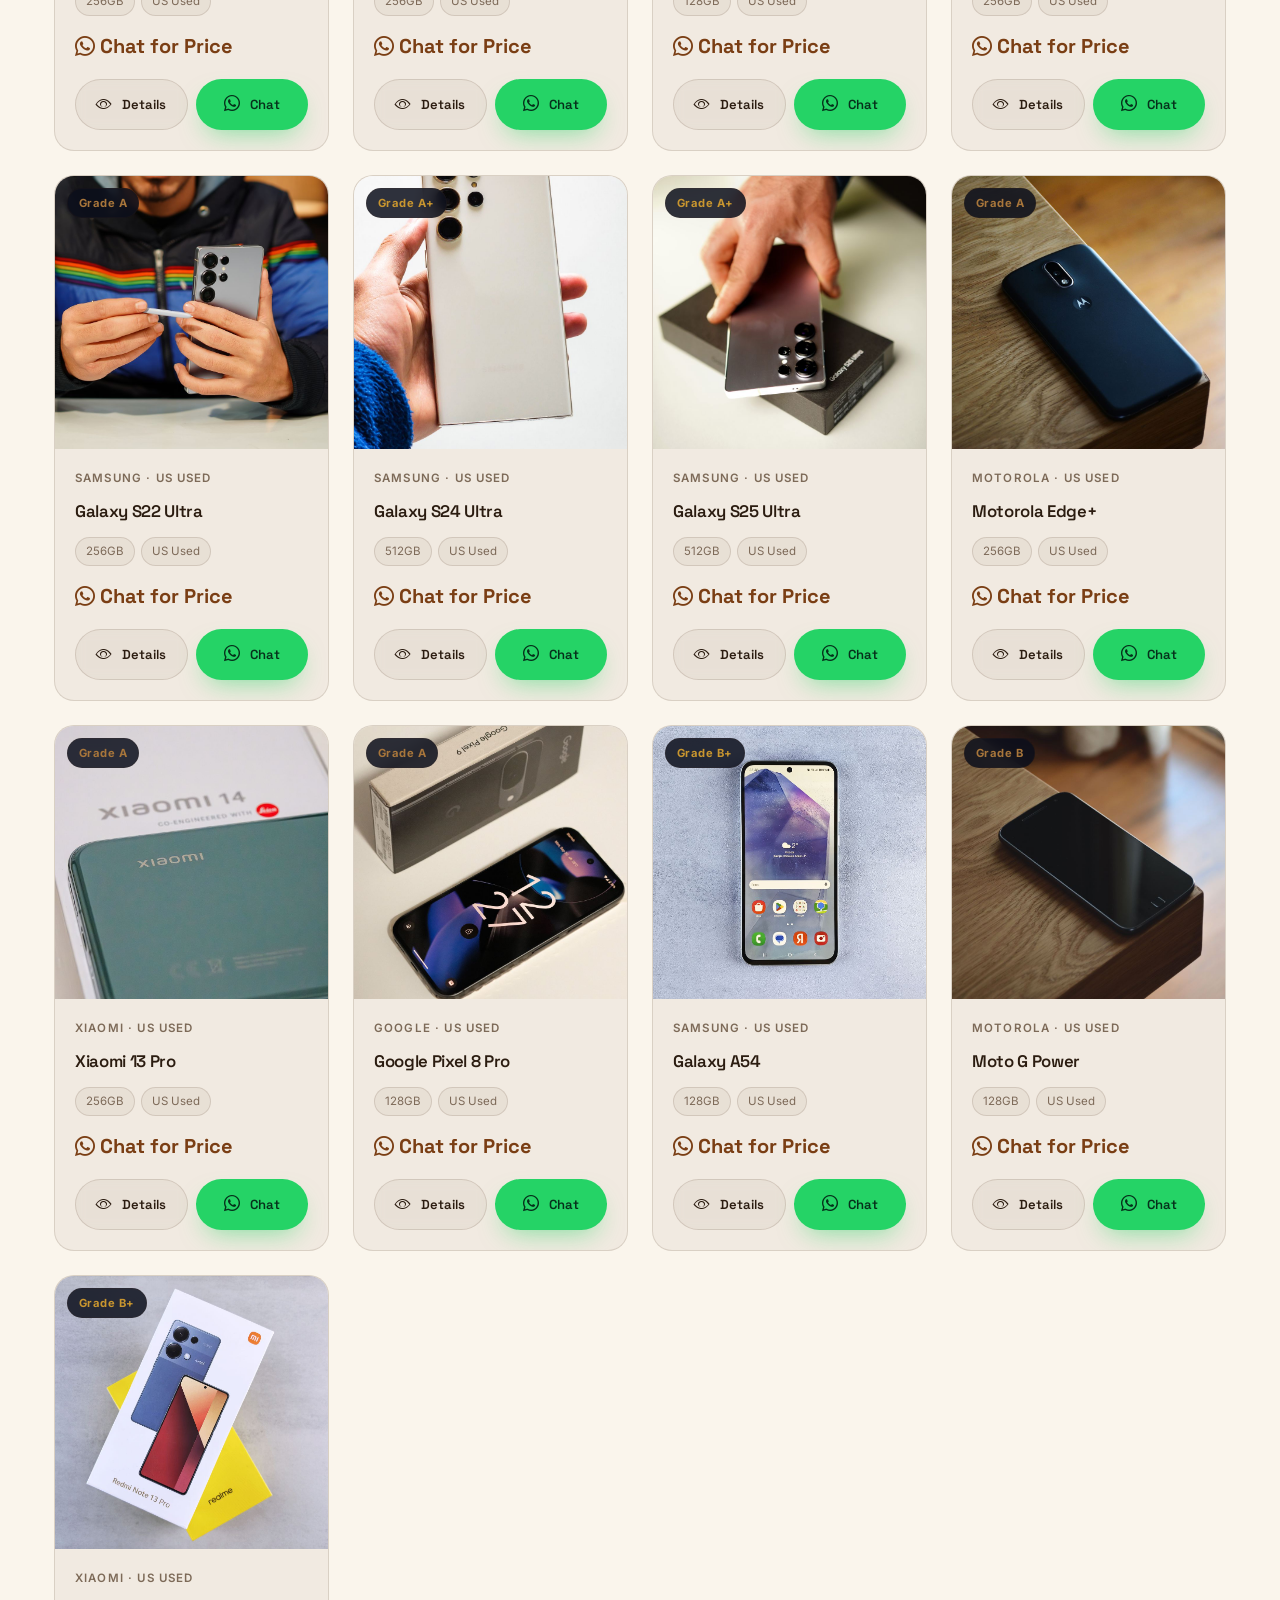
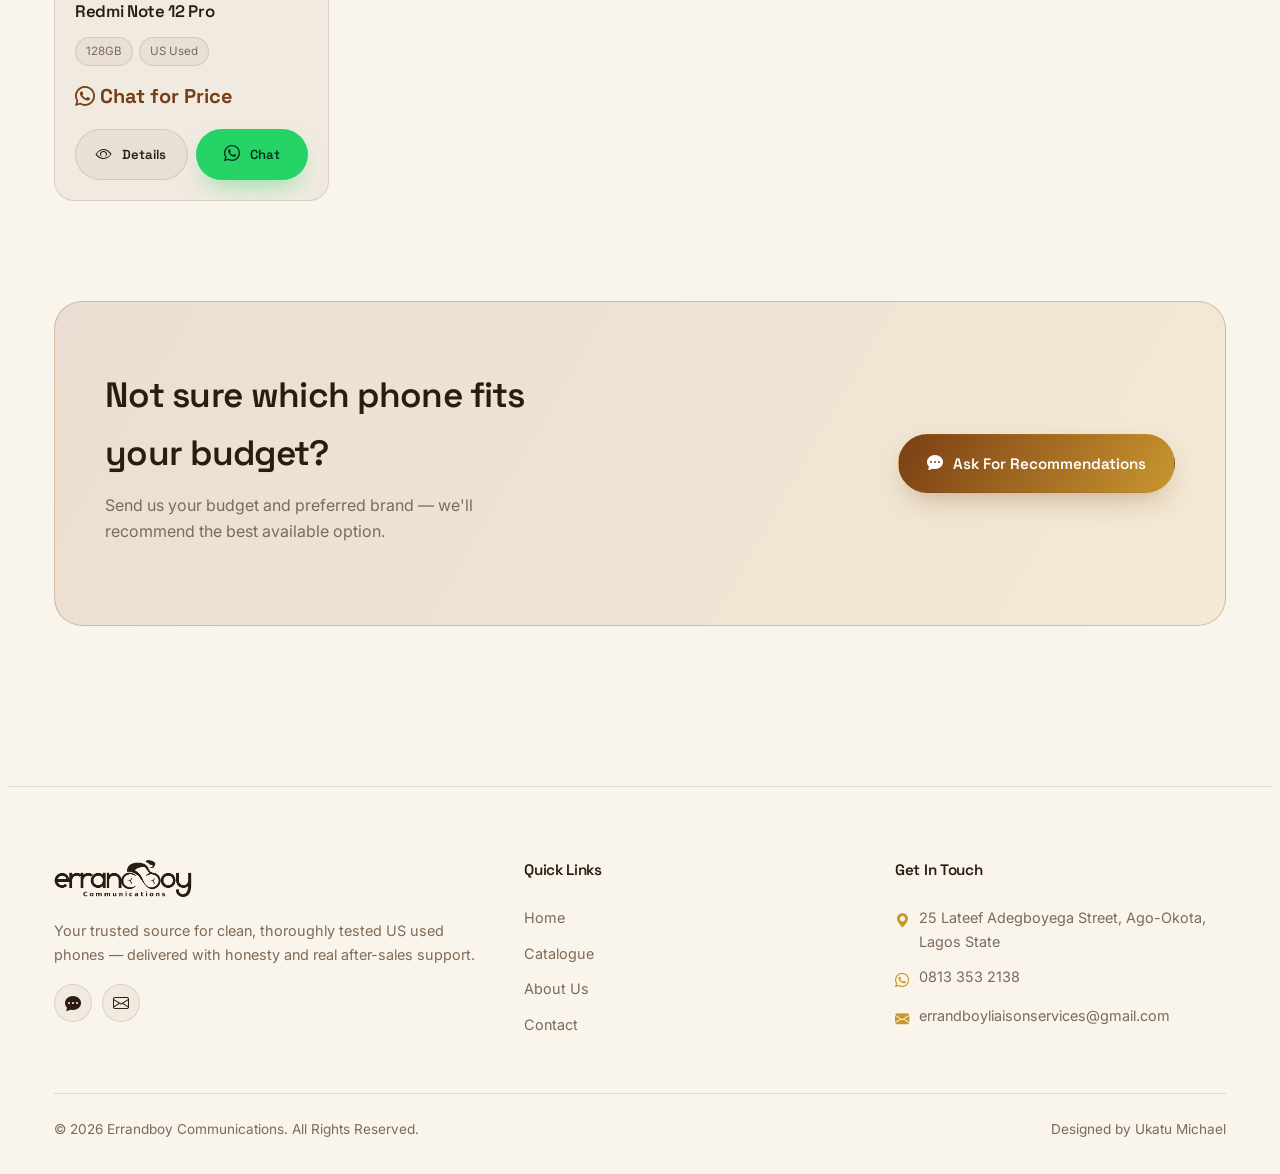
<file: catalog.html>
<!DOCTYPE html>
<html lang="en">
<head>
<meta charset="utf-8">
<title>Catalogue — Errandboy Communications</title>
<meta name="viewport" content="width=device-width, initial-scale=1.0">
<meta name="description" content="Browse Errandboy Communications' full catalogue of clean US used iPhones, Samsung Galaxy, Motorola and Xiaomi phones. Filter by brand, search, and inquire on WhatsApp.">
<link rel="icon" type="image/png" sizes="32x32" href="img/favicon-32.png">
<link rel="icon" type="image/png" sizes="16x16" href="img/favicon-16.png">
<link rel="apple-touch-icon" sizes="180x180" href="img/favicon-180.png">

<link rel="preconnect" href="https://fonts.googleapis.com">
<link rel="preconnect" href="https://fonts.gstatic.com" crossorigin>
<link href="https://fonts.googleapis.com/css2?family=Space+Grotesk:wght@500;600;700&family=Inter:wght@400;500;600;700&display=swap" rel="stylesheet">
<link href="https://cdn.jsdelivr.net/npm/bootstrap-icons@1.11.3/font/bootstrap-icons.css" rel="stylesheet">
<link href="css/style.css" rel="stylesheet">
</head>
<body>

<!-- Navbar -->
<nav id="mainNav" class="navbar">
    <div class="container">
        <a href="index.html" class="brand">
            <img src="img/logo-brown.png" alt="Errandboy Communications" class="brand-logo">
        </a>
        <div class="nav-links">
            <a href="index.html">Home</a>
            <a href="catalog.html" class="active">Catalogue</a>
            <a href="about.html">About</a>
            <a href="contact.html">Contact</a>
        </div>
        <div class="nav-actions">
            <a href="contact.html#contactFormSection" class="btn btn-brand desktop-only"><i class="bi bi-chat-dots-fill"></i> Tell Us What You Want</a>
            <button class="nav-toggle" id="navToggle" aria-label="Open menu"><i class="bi bi-list"></i></button>
        </div>
    </div>
</nav>

<div class="backdrop-veil" id="backdropVeil"></div>
<div class="mobile-panel" id="mobilePanel">
    <div class="mobile-panel-head">
        <div class="brand"><img src="img/logo-brown.png" alt="Errandboy Communications" class="brand-logo"></div>
        <button id="panelClose" class="nav-toggle" aria-label="Close menu"><i class="bi bi-x-lg"></i></button>
    </div>
    <a class="nav-link" href="index.html">Home</a>
    <a class="nav-link" href="catalog.html">Catalogue</a>
    <a class="nav-link" href="about.html">About</a>
    <a class="nav-link" href="contact.html">Contact</a>
    <a href="contact.html#contactFormSection" class="btn btn-brand btn-block" style="margin-top:26px"><i class="bi bi-chat-dots-fill"></i> Tell Us What You Want</a>
</div>

<!-- Banner -->
<header class="catalog-banner" style="background-image:url('img/catalog-banner.jpg')">
    <div class="container">
        <div class="eyebrow"><i class="bi bi-grid-3x3-gap-fill"></i> Full Catalogue</div>
        <h1>Every phone we sell — <span class="text-grad">tested, graded, ready</span></h1>
        <p>Filter by brand or budget, search for a specific model, then chat with us on WhatsApp to inquire or reserve.</p>
    </div>
</header>

<section class="section" style="padding-top:50px">
    <div class="container">

        <div class="toolbar reveal">
            <div class="filter-pills">
                <button data-filter="all">All Phones</button>
                <button data-filter="iphone">iPhones</button>
                <button data-filter="samsung">Samsung</button>
                <button data-filter="other">Other Brands</button>
                <button data-filter="budget">Budget Picks</button>
            </div>
            <div style="display:flex;gap:12px;flex-wrap:wrap;align-items:center">
                <div class="search-box">
                    <i class="bi bi-search"></i>
                    <input type="text" id="searchInput" placeholder="Search model e.g. iPhone 13">
                </div>
                <select class="sort-select" id="sortSelect">
                    <option value="default">Sort: Featured</option>
                    <option value="low">Price: Low to High</option>
                    <option value="high">Price: High to Low</option>
                </select>
            </div>
        </div>

        <p class="results-meta" id="resultsMeta"></p>

        <div class="product-grid" id="catalogGrid"></div>
    </div>
</section>

<!-- CTA -->
<section class="section" style="padding-top:0">
    <div class="container">
        <div class="cta-banner reveal">
            <div>
                <h2>Not sure which phone fits your budget?</h2>
                <p>Send us your budget and preferred brand — we'll recommend the best available option.</p>
            </div>
            <div class="cta-actions">
                <a href="contact.html#contactFormSection" class="btn btn-brand"><i class="bi bi-chat-dots-fill"></i> Ask For Recommendations</a>
            </div>
        </div>
    </div>
</section>

<!-- Footer -->
<footer class="footer">
    <div class="container">
        <div class="footer-grid">
            <div>
                <div class="brand"><img src="img/logo-brown.png" alt="Errandboy Communications" class="brand-logo"></div>
                <p>Your trusted source for clean, thoroughly tested US used phones — delivered with honesty and real after-sales support.</p>
                <div class="social-row">
                    <a href="contact.html#contactFormSection" aria-label="Message Us"><i class="bi bi-chat-dots-fill"></i></a>
                    <a href="mailto:errandboyliaisonservices@gmail.com" aria-label="Email"><i class="bi bi-envelope"></i></a>
                </div>
            </div>
            <div>
                <h5>Quick Links</h5>
                <div class="footer-links">
                    <a href="index.html">Home</a>
                    <a href="catalog.html">Catalogue</a>
                    <a href="about.html">About Us</a>
                    <a href="contact.html">Contact</a>
                </div>
            </div>
            <div>
                <h5>Get In Touch</h5>
                <ul class="footer-contact">
                    <li><i class="bi bi-geo-alt-fill"></i><span>25 Lateef Adegboyega Street, Ago-Okota, Lagos State</span></li>
                    <li><i class="bi bi-whatsapp"></i><span>0813 353 2138</span></li>
                    <li><i class="bi bi-envelope-fill"></i><span>errandboyliaisonservices@gmail.com</span></li>
                </ul>
            </div>
        </div>
        <div class="footer-bottom">
            <span>&copy; <span id="year"></span> Errandboy Communications. All Rights Reserved.</span>
            <span>Designed by <a href="https://ukatuikechukwu.com.ng" target="_blank" rel="noopener">Ukatu Michael</a></span>
        </div>
    </div>
</footer>

<a class="wa-float" href="contact.html#contactFormSection" aria-label="Tell Us What You Want"><i class="bi bi-chat-dots-fill"></i></a>
<div class="pm-overlay" id="productModal"></div>

<script src="js/main.js"></script>
</body>
</html>
</file>
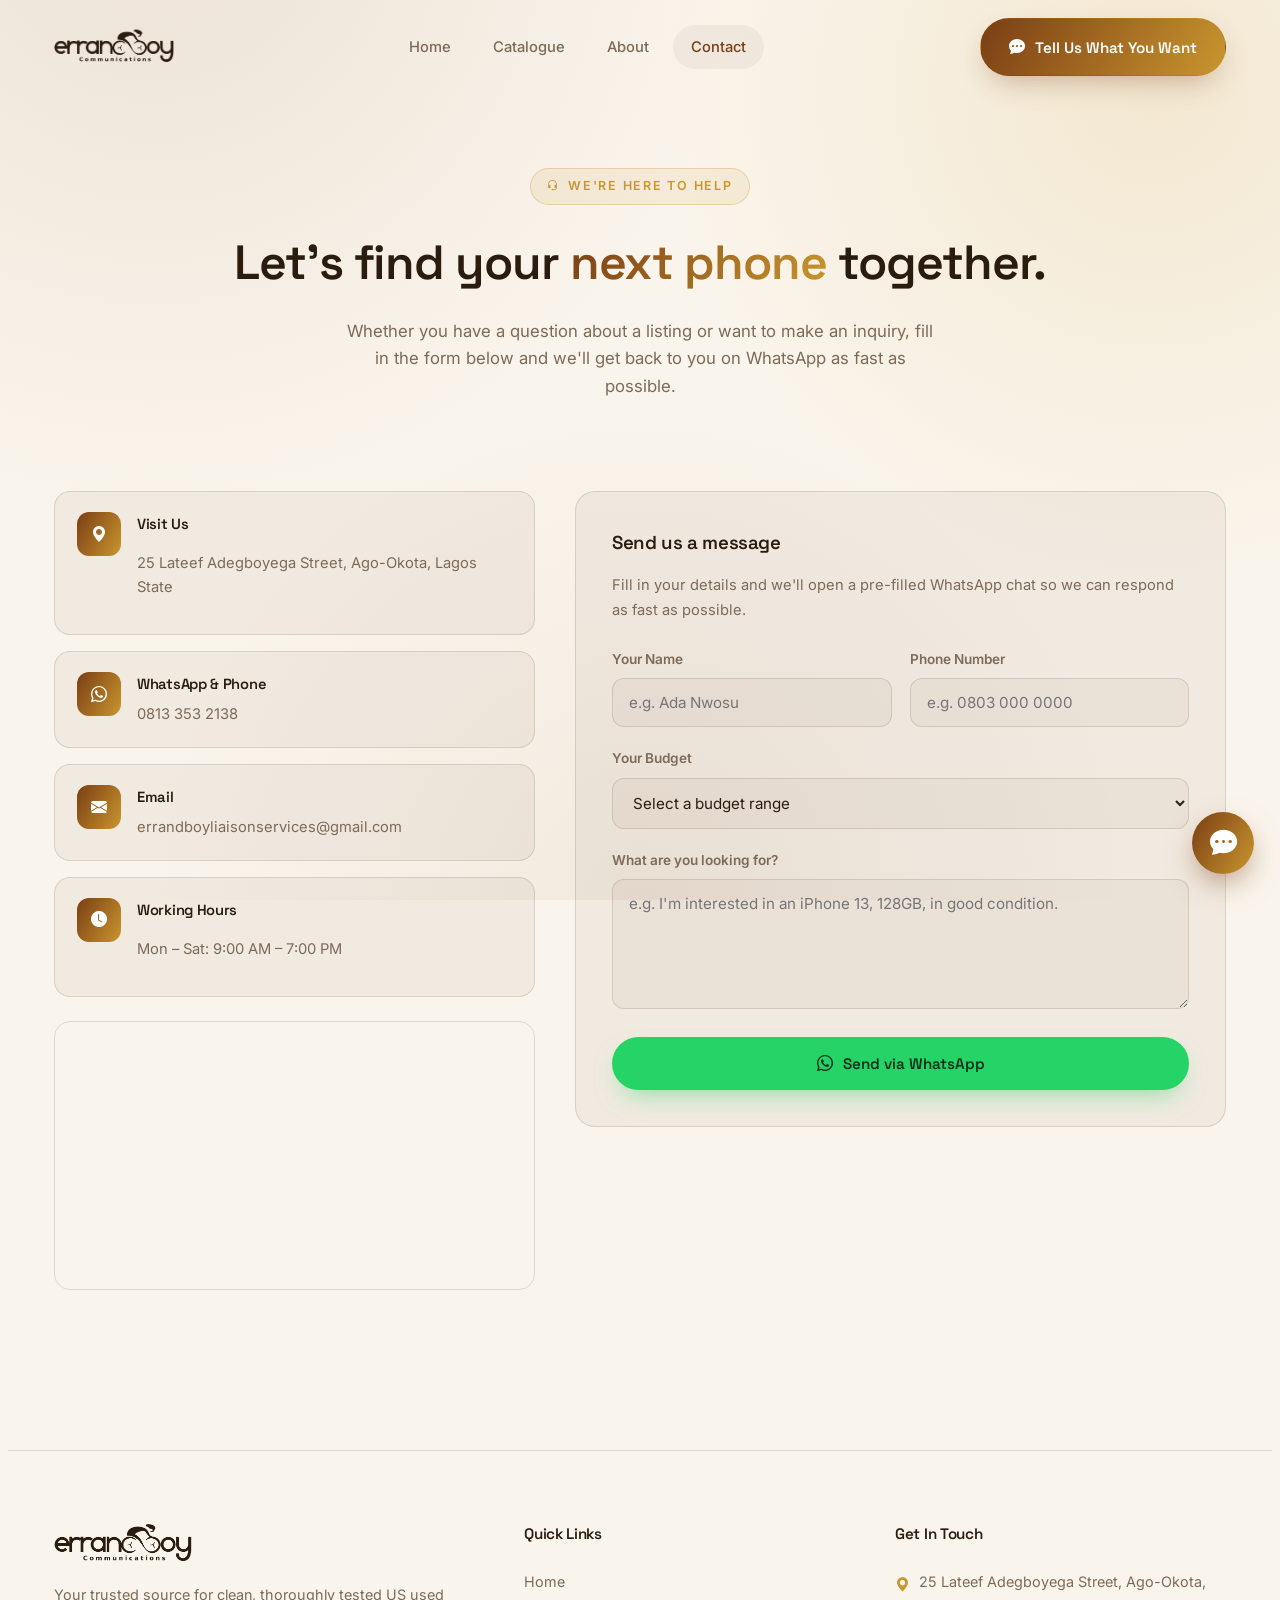
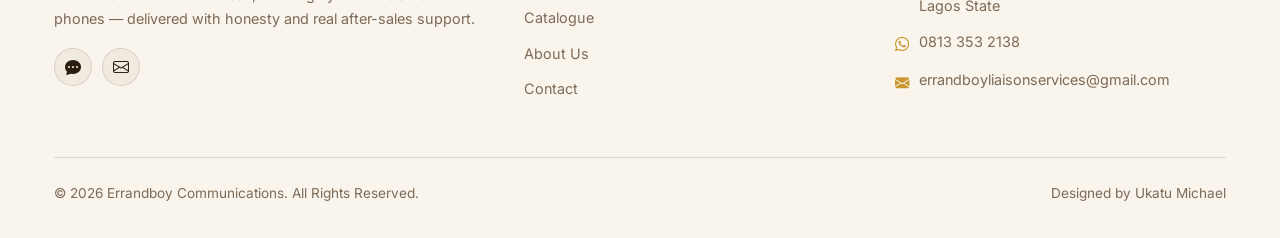
<file: contact.html>
<!DOCTYPE html>
<html lang="en">
<head>
<meta charset="utf-8">
<title>Contact Us — Errandboy Communications</title>
<meta name="viewport" content="width=device-width, initial-scale=1.0">
<meta name="description" content="Get in touch with Errandboy Communications in Ago-Okota, Lagos. Chat on WhatsApp, call, email, or send a message directly.">
<link rel="icon" type="image/png" sizes="32x32" href="img/favicon-32.png">
<link rel="icon" type="image/png" sizes="16x16" href="img/favicon-16.png">
<link rel="apple-touch-icon" sizes="180x180" href="img/favicon-180.png">

<link rel="preconnect" href="https://fonts.googleapis.com">
<link rel="preconnect" href="https://fonts.gstatic.com" crossorigin>
<link href="https://fonts.googleapis.com/css2?family=Space+Grotesk:wght@500;600;700&family=Inter:wght@400;500;600;700&display=swap" rel="stylesheet">
<link href="https://cdn.jsdelivr.net/npm/bootstrap-icons@1.11.3/font/bootstrap-icons.css" rel="stylesheet">
<link href="css/style.css" rel="stylesheet">
</head>
<body>

<!-- Navbar -->
<nav id="mainNav" class="navbar">
    <div class="container">
        <a href="index.html" class="brand">
            <img src="img/logo-brown.png" alt="Errandboy Communications" class="brand-logo">
        </a>
        <div class="nav-links">
            <a href="index.html">Home</a>
            <a href="catalog.html">Catalogue</a>
            <a href="about.html">About</a>
            <a href="contact.html" class="active">Contact</a>
        </div>
        <div class="nav-actions">
            <a href="contact.html#contactFormSection" class="btn btn-brand desktop-only"><i class="bi bi-chat-dots-fill"></i> Tell Us What You Want</a>
            <button class="nav-toggle" id="navToggle" aria-label="Open menu"><i class="bi bi-list"></i></button>
        </div>
    </div>
</nav>

<div class="backdrop-veil" id="backdropVeil"></div>
<div class="mobile-panel" id="mobilePanel">
    <div class="mobile-panel-head">
        <div class="brand"><img src="img/logo-brown.png" alt="Errandboy Communications" class="brand-logo"></div>
        <button id="panelClose" class="nav-toggle" aria-label="Close menu"><i class="bi bi-x-lg"></i></button>
    </div>
    <a class="nav-link" href="index.html">Home</a>
    <a class="nav-link" href="catalog.html">Catalogue</a>
    <a class="nav-link" href="about.html">About</a>
    <a class="nav-link" href="contact.html">Contact</a>
    <a href="contact.html#contactFormSection" class="btn btn-brand btn-block" style="margin-top:26px"><i class="bi bi-chat-dots-fill"></i> Tell Us What You Want</a>
</div>

<header class="page-hero">
    <div class="container">
        <div class="eyebrow"><i class="bi bi-headset"></i> We're Here to Help</div>
        <h1>Let's find your <span class="text-grad">next phone</span> together.</h1>
        <p>Whether you have a question about a listing or want to make an inquiry, fill in the form below and we'll get back to you on WhatsApp as fast as possible.</p>
    </div>
</header>

<section class="section" style="padding-top:20px">
    <div class="container">
        <div class="contact-grid">
            <div class="reveal">
                <div class="info-card">
                    <div class="icon"><i class="bi bi-geo-alt-fill"></i></div>
                    <div>
                        <h5>Visit Us</h5>
                        <p>25 Lateef Adegboyega Street, Ago-Okota, Lagos State</p>
                    </div>
                </div>
                <div class="info-card">
                    <div class="icon"><i class="bi bi-whatsapp"></i></div>
                    <div>
                        <h5>WhatsApp &amp; Phone</h5>
                        <a href="#contactFormSection">0813 353 2138</a>
                    </div>
                </div>
                <div class="info-card">
                    <div class="icon"><i class="bi bi-envelope-fill"></i></div>
                    <div>
                        <h5>Email</h5>
                        <a href="mailto:errandboyliaisonservices@gmail.com">errandboyliaisonservices@gmail.com</a>
                    </div>
                </div>
                <div class="info-card">
                    <div class="icon"><i class="bi bi-clock-fill"></i></div>
                    <div>
                        <h5>Working Hours</h5>
                        <p>Mon – Sat: 9:00 AM – 7:00 PM</p>
                    </div>
                </div>
                <div class="map-frame">
                    <iframe src="https://www.google.com/maps/embed?pb=!1m18!1m12!1m3!1d3964.1494458260872!2d3.3076612748186625!3d6.502758093489496!2m3!1f0!2f0!3f0!3m2!1i1024!2i768!4f13.1!3m3!1m2!1s0x103b8ec297349e15%3A0xeedc809272d88f10!2s25%20Lateef%20Adegboyega%20St%2C%20Ilasamaja%2C%20Lagos%20102214%2C%20Lagos!5e0!3m2!1sen!2sng!4v1756254193493!5m2!1sen!2sng" loading="lazy" referrerpolicy="no-referrer-when-downgrade"></iframe>
                </div>
            </div>

            <div class="reveal">
                <div class="form-card" id="contactFormSection">
                    <h3 style="margin-bottom:8px">Send us a message</h3>
                    <p style="color:var(--muted);font-size:.92rem;margin-bottom:26px">Fill in your details and we'll open a pre-filled WhatsApp chat so we can respond as fast as possible.</p>
                    <form id="contactForm">
                        <div class="form-row">
                            <div class="form-group">
                                <label for="name">Your Name</label>
                                <input class="form-control" type="text" id="name" name="name" placeholder="e.g. Ada Nwosu" required>
                            </div>
                            <div class="form-group">
                                <label for="phone">Phone Number</label>
                                <input class="form-control" type="tel" id="phone" name="phone" placeholder="e.g. 0803 000 0000" required>
                            </div>
                        </div>
                        <div class="form-group">
                            <label for="budget">Your Budget</label>
                            <select class="form-control" id="budget" name="budget" required>
                                <option value="" disabled selected>Select a budget range</option>
                                <option value="Under ₦100,000">Under ₦100,000</option>
                                <option value="₦100,000 – ₦250,000">₦100,000 – ₦250,000</option>
                                <option value="₦250,000 – ₦450,000">₦250,000 – ₦450,000</option>
                                <option value="₦450,000 – ₦700,000">₦450,000 – ₦700,000</option>
                                <option value="₦700,000 and above">₦700,000 and above</option>
                                <option value="Not sure yet">Not sure yet</option>
                            </select>
                        </div>
                        <div class="form-group">
                            <label for="message">What are you looking for?</label>
                            <textarea class="form-control" id="message" name="message" placeholder="e.g. I'm interested in an iPhone 13, 128GB, in good condition." required></textarea>
                        </div>
                        <button type="submit" class="btn btn-whatsapp btn-block"><i class="bi bi-whatsapp"></i> Send via WhatsApp</button>
                    </form>
                </div>
            </div>
        </div>
    </div>
</section>

<!-- Footer -->
<footer class="footer">
    <div class="container">
        <div class="footer-grid">
            <div>
                <div class="brand"><img src="img/logo-brown.png" style="max-width: 40%;" alt="Errandboy Communications" class="brand-logo"></div>
                <p>Your trusted source for clean, thoroughly tested US used phones — delivered with honesty and real after-sales support.</p>
                <div class="social-row">
                    <a href="#contactFormSection" aria-label="Message Us"><i class="bi bi-chat-dots-fill"></i></a>
                    <a href="mailto:errandboyliaisonservices@gmail.com" aria-label="Email"><i class="bi bi-envelope"></i></a>
                </div>
            </div>
            <div>
                <h5>Quick Links</h5>
                <div class="footer-links">
                    <a href="index.html">Home</a>
                    <a href="catalog.html">Catalogue</a>
                    <a href="about.html">About Us</a>
                    <a href="contact.html">Contact</a>
                </div>
            </div>
            <div>
                <h5>Get In Touch</h5>
                <ul class="footer-contact">
                    <li><i class="bi bi-geo-alt-fill"></i><span>25 Lateef Adegboyega Street, Ago-Okota, Lagos State</span></li>
                    <li><i class="bi bi-whatsapp"></i><span>0813 353 2138</span></li>
                    <li><i class="bi bi-envelope-fill"></i><span>errandboyliaisonservices@gmail.com</span></li>
                </ul>
            </div>
        </div>
        <div class="footer-bottom">
            <span>&copy; <span id="year"></span> Errandboy Communications. All Rights Reserved.</span>
            <span>Designed by <a href="https://ukatuikechukwu.com.ng" target="_blank" rel="noopener">Ukatu Michael</a></span>
        </div>
    </div>
</footer>

<a class="wa-float" href="#contactFormSection" aria-label="Tell Us What You Want"><i class="bi bi-chat-dots-fill"></i></a>
<div class="pm-overlay" id="productModal"></div>

<script src="js/main.js"></script>
</body>
</html>
</file>
<file: css/style.css>
/* ==========================================================================
   Errandboy Communications — Design Tokens
   ========================================================================== */
:root {
    --bg: #faf5ec;
    --bg-soft: #f2e6d3;
    --surface: rgba(74, 44, 23, 0.05);
    --surface-strong: rgba(74, 44, 23, 0.09);
    --border: rgba(74, 44, 23, 0.14);
    --text: #2b1c10;
    --muted: #7d6a58;
    --accent: #7a3e14;
    --accent-2: #c9962f;
    --gold: #a8763b;
    --whatsapp: #25d366;
    --danger: #c0392b;
    --radius: 20px;
    --radius-sm: 12px;
    --shadow-lg: 0 30px 60px -20px rgba(74, 44, 23, 0.22);
    --shadow-md: 0 15px 35px -12px rgba(74, 44, 23, 0.18);
    --grad-brand: linear-gradient(120deg, var(--accent) 0%, var(--accent-2) 100%);
    --grad-gold: linear-gradient(120deg, #e3c896 0%, var(--gold) 100%);
    --container: 1220px;
}

* { box-sizing: border-box; }

html { scroll-behavior: smooth; }

body {
    background: var(--bg);
    color: var(--text);
    font-family: 'Inter', -apple-system, BlinkMacSystemFont, sans-serif;
    font-size: 16px;
    line-height: 1.65;
    overflow-x: hidden;
    position: relative;
}

body::before {
    content: "";
    position: fixed;
    inset: 0;
    z-index: -2;
    background:
        radial-gradient(circle at 12% -10%, rgba(122, 62, 20, 0.10), transparent 40%),
        radial-gradient(circle at 90% 10%, rgba(201, 150, 47, 0.14), transparent 35%),
        radial-gradient(circle at 50% 100%, rgba(122, 62, 20, 0.06), transparent 45%),
        var(--bg);
}

h1, h2, h3, h4, h5, h6 {
    font-family: 'Space Grotesk', 'Inter', sans-serif;
    color: var(--text);
    letter-spacing: -0.02em;
    font-weight: 600;
    margin: 0;
}

a { text-decoration: none; color: inherit; }
ul { list-style: none; margin: 0; padding: 0; }
img { max-width: 100%; display: block; }

.container { width: 100%; max-width: var(--container); margin: 0 auto; padding: 0 24px; }

.section { padding: 100px 0; position: relative; }
.section-tight { padding: 60px 0; }

.eyebrow {
    display: inline-flex;
    align-items: center;
    gap: 8px;
    font-size: 0.78rem;
    font-weight: 600;
    letter-spacing: 0.14em;
    text-transform: uppercase;
    color: var(--accent-2);
    background: rgba(201, 150, 47, 0.10);
    border: 1px solid rgba(201, 150, 47, 0.3);
    padding: 7px 16px;
    border-radius: 100px;
    margin-bottom: 18px;
}
.eyebrow i { font-size: 0.7rem; }

.section-head { max-width: 640px; margin: 0 auto 56px; text-align: center; }
.section-head h2 { font-size: clamp(1.8rem, 3.5vw, 2.6rem); margin-bottom: 14px; }
.section-head p { color: var(--muted); font-size: 1.05rem; }
.section-head.text-start { margin-left: 0; text-align: left; }

.text-grad {
    background: var(--grad-brand);
    -webkit-background-clip: text;
    background-clip: text;
    -webkit-text-fill-color: transparent;
}

/* ==========================================================================
   Buttons
   ========================================================================== */
.btn {
    display: inline-flex;
    align-items: center;
    justify-content: center;
    gap: 10px;
    font-family: 'Space Grotesk', sans-serif;
    font-weight: 600;
    font-size: 0.95rem;
    padding: 15px 28px;
    border-radius: 100px;
    border: 1px solid transparent;
    cursor: pointer;
    transition: transform 0.25s ease, box-shadow 0.25s ease, background 0.25s ease, border-color .25s ease;
    white-space: nowrap;
}
.btn:hover { transform: translateY(-2px); }

.btn-brand {
    background: var(--grad-brand);
    color: #fff;
    box-shadow: 0 12px 30px -10px rgba(122, 62, 20, 0.4);
}
.btn-brand:hover { box-shadow: 0 18px 40px -10px rgba(122, 62, 20, 0.5); color: #fff; }

.btn-ghost {
    background: var(--surface);
    color: var(--text);
    border-color: var(--border);
    backdrop-filter: blur(6px);
}
.btn-ghost:hover { background: var(--surface-strong); color: var(--text); }

.btn-whatsapp {
    background: var(--whatsapp);
    color: #06301b;
    box-shadow: 0 12px 26px -10px rgba(37, 211, 102, 0.55);
}
.btn-whatsapp:hover { color: #06301b; box-shadow: 0 16px 32px -8px rgba(37, 211, 102, 0.7); }

.btn-sm { padding: 10px 18px; font-size: 0.85rem; }
.btn-block { width: 100%; }
.btn i, .btn svg { font-size: 1rem; }

/* ==========================================================================
   Navbar
   ========================================================================== */
.navbar {
    position: fixed;
    top: 0; left: 0; right: 0;
    z-index: 999;
    padding: 18px 0;
    transition: all 0.35s ease;
}
.navbar.scrolled {
    padding: 12px 0;
    background: rgba(250, 245, 236, 0.8);
    backdrop-filter: blur(16px) saturate(140%);
    border-bottom: 1px solid var(--border);
}
.navbar .container { display: flex; align-items: center; justify-content: space-between; }

.brand { display: flex; align-items: center; gap: 12px; }
.brand-mark {
    width: 42px; height: 42px;
    border-radius: 13px;
    background: var(--grad-brand);
    display: flex; align-items: center; justify-content: center;
    font-family: 'Space Grotesk', sans-serif;
    font-weight: 700;
    color: #fff;
    font-size: 1.05rem;
    box-shadow: 0 8px 20px -6px rgba(122, 62, 20, 0.4);
    flex-shrink: 0;
}
.brand-name { font-family: 'Space Grotesk', sans-serif; font-weight: 600; font-size: 1.08rem; color: #fff; line-height: 1.1; }
.brand-name span { display: block; font-family: 'Inter', sans-serif; font-weight: 500; font-size: 0.68rem; color: var(--accent-2); letter-spacing: 0.12em; text-transform: uppercase; margin-top: 2px; }
.brand-logo { height: 40px; width: auto; display: block; }
.footer .brand-logo { height: 46px; }

.nav-links { display: flex; align-items: center; gap: 6px; }
.nav-links a {
    font-size: 0.92rem;
    font-weight: 500;
    color: var(--muted);
    padding: 10px 18px;
    border-radius: 100px;
    transition: all 0.25s ease;
}
.nav-links a:hover, .nav-links a.active { color: var(--accent); background: var(--surface); }

.nav-actions { display: flex; align-items: center; gap: 12px; }
.nav-toggle {
    display: none;
    width: 44px; height: 44px;
    border-radius: 12px;
    background: var(--surface);
    border: 1px solid var(--border);
    color: var(--text);
    align-items: center; justify-content: center;
    font-size: 1.2rem;
    cursor: pointer;
}

.mobile-panel {
    position: fixed;
    top: 0; right: -100%;
    width: min(320px, 85vw);
    height: 100vh;
    background: #fffdf8;
    border-left: 1px solid var(--border);
    z-index: 1001;
    padding: 28px 24px;
    transition: right 0.4s cubic-bezier(.16,1,.3,1);
    overflow-y: auto;
}
.mobile-panel.open { right: 0; }
.mobile-panel-head { display: flex; justify-content: space-between; align-items: center; margin-bottom: 30px; }
.mobile-panel a.nav-link {
    display: block;
    padding: 14px 6px;
    font-size: 1.05rem;
    font-weight: 500;
    color: var(--text);
    border-bottom: 1px solid var(--border);
}
.backdrop-veil {
    position: fixed; inset: 0; background: rgba(4,6,12,0.6);
    backdrop-filter: blur(2px);
    z-index: 1000; opacity: 0; visibility: hidden; transition: .3s ease;
}
.backdrop-veil.show { opacity: 1; visibility: visible; }

@media (max-width: 991.98px) {
    .nav-links { display: none; }
    .nav-toggle { display: flex; }
    .nav-actions .btn-brand.desktop-only { display: none; }
}

/* ==========================================================================
   Hero
   ========================================================================== */
.hero {
    padding: 168px 0 100px;
    position: relative;
    overflow: hidden;
}
.hero-grid {
    display: grid;
    grid-template-columns: 1.05fr 0.95fr;
    gap: 50px;
    align-items: center;
}
.hero h1 {
    font-size: clamp(2.3rem, 5vw, 3.6rem);
    line-height: 1.08;
    margin-bottom: 22px;
}
.hero p.lead { color: var(--muted); font-size: 1.12rem; max-width: 520px; margin-bottom: 34px; }
.hero-cta { display: flex; gap: 14px; flex-wrap: wrap; margin-bottom: 44px; }

.hero-stats { display: flex; gap: 34px; flex-wrap: wrap; }
.hero-stats .stat strong { display: block; font-family: 'Space Grotesk', sans-serif; font-size: 1.5rem; color: var(--text); }
.hero-stats .stat span { color: var(--muted); font-size: 0.85rem; }

.hero-visual { position: relative; height: 480px; }
.hero-visual .blob {
    position: absolute; inset: 6% 6% 12% 10%;
    background: var(--grad-brand);
    filter: blur(70px);
    opacity: 0.22;
    border-radius: 50%;
}
.float-card {
    position: absolute;
    border-radius: 22px;
    overflow: hidden;
    border: 1px solid var(--border);
    box-shadow: var(--shadow-lg);
    background: var(--bg-soft);
}
.float-card img { width: 100%; height: 100%; object-fit: cover; }
.float-card.card-1 { width: 220px; height: 300px; top: 6%; left: 8%; animation: floatY 6s ease-in-out infinite; z-index: 3; }
.float-card.card-2 { width: 200px; height: 270px; bottom: 4%; right: 4%; animation: floatY 7s ease-in-out infinite 1s; z-index: 2; }
.float-card.card-3 { width: 170px; height: 230px; bottom: 16%; left: 32%; animation: floatY 5.5s ease-in-out infinite .5s; z-index: 4; }

.badge-pill {
    position: absolute;
    background: rgba(255, 253, 248, 0.88);
    backdrop-filter: blur(10px);
    border: 1px solid var(--border);
    border-radius: 14px;
    padding: 10px 14px;
    display: flex; align-items: center; gap: 10px;
    font-size: 0.82rem;
    font-weight: 600;
    box-shadow: var(--shadow-md);
    z-index: 5;
}
.badge-pill i { color: var(--gold); }
.badge-pill.b1 { top: 10%; right: 6%; animation: floatY 6.5s ease-in-out infinite .3s; }
.badge-pill.b2 { bottom: 8%; left: 4%; animation: floatY 6s ease-in-out infinite .8s; }

@keyframes floatY {
    0%, 100% { transform: translateY(0px); }
    50% { transform: translateY(-16px); }
}

@media (max-width: 991.98px) {
    .hero-grid { grid-template-columns: 1fr; }
    .hero-visual { height: 360px; margin-top: 20px; }
    .float-card.card-1 { width: 160px; height: 220px; }
    .float-card.card-2 { width: 140px; height: 190px; }
    .float-card.card-3 { width: 120px; height: 160px; }
}

/* ==========================================================================
   Brand marquee
   ========================================================================== */
.marquee-wrap {
    border-top: 1px solid var(--border);
    border-bottom: 1px solid var(--border);
    padding: 22px 0;
    overflow: hidden;
    background: var(--surface);
}
.marquee-track {
    display: flex;
    gap: 60px;
    width: max-content;
    animation: scrollX 26s linear infinite;
}
.marquee-track span {
    font-family: 'Space Grotesk', sans-serif;
    font-size: 1.15rem;
    font-weight: 600;
    color: var(--muted);
    display: flex; align-items: center; gap: 10px;
    white-space: nowrap;
}
.marquee-track span i { color: var(--accent-2); font-size: 0.6rem; }
@keyframes scrollX { from { transform: translateX(0); } to { transform: translateX(-50%); } }

/* ==========================================================================
   Category cards
   ========================================================================== */
.cat-grid { display: grid; grid-template-columns: repeat(4, 1fr); gap: 24px; }
.cat-card {
    background: var(--surface);
    border: 1px solid var(--border);
    border-radius: var(--radius);
    padding: 34px 28px;
    transition: all 0.35s ease;
    position: relative;
    overflow: hidden;
}
.cat-card:hover { transform: translateY(-6px); border-color: rgba(122,62,20,.35); background: var(--surface-strong); }
.cat-card .cat-icon {
    width: 56px; height: 56px; border-radius: 16px;
    background: var(--grad-brand);
    display: flex; align-items: center; justify-content: center;
    font-size: 1.4rem; color: #fff; margin-bottom: 20px;
}
.cat-card h3 { font-size: 1.2rem; margin-bottom: 8px; }
.cat-card p { color: var(--muted); font-size: 0.92rem; margin-bottom: 18px; }
.cat-card .cat-link { font-size: 0.88rem; font-weight: 600; color: var(--accent-2); display: inline-flex; align-items: center; gap: 6px; }
.cat-card .cat-link i { transition: transform .25s ease; }
.cat-card:hover .cat-link i { transform: translateX(4px); }

@media (max-width: 1080px) { .cat-grid { grid-template-columns: repeat(2, 1fr); } }
@media (max-width: 560px) { .cat-grid { grid-template-columns: 1fr; } }

/* ==========================================================================
   Product cards
   ========================================================================== */
.product-grid { display: grid; grid-template-columns: repeat(4, 1fr); gap: 24px; }
@media (max-width: 1180px) { .product-grid { grid-template-columns: repeat(3, 1fr); } }
@media (max-width: 860px) { .product-grid { grid-template-columns: repeat(2, 1fr); } }
@media (max-width: 560px) { .product-grid { grid-template-columns: 1fr; } }

.product-card {
    background: var(--surface);
    border: 1px solid var(--border);
    border-radius: var(--radius);
    overflow: hidden;
    display: flex;
    flex-direction: column;
    transition: transform .3s ease, border-color .3s ease, box-shadow .3s ease;
}
.product-card:hover { transform: translateY(-6px); border-color: rgba(122,62,20,.3); box-shadow: var(--shadow-md); }

.product-media { position: relative; aspect-ratio: 1/1; overflow: hidden; background: #f0e4d0; }
.product-media img { width: 100%; height: 100%; object-fit: cover; transition: transform .5s ease; }
.product-card:hover .product-media img { transform: scale(1.06); }

.product-tag {
    position: absolute; top: 12px; left: 12px;
    background: rgba(11,15,28,.85);
    border: 1px solid var(--border);
    backdrop-filter: blur(6px);
    color: var(--gold);
    font-size: 0.7rem; font-weight: 700; letter-spacing: .04em;
    padding: 5px 11px; border-radius: 100px;
}
.product-tag.grade-good { color: var(--accent-2); }

.product-body { padding: 20px; display: flex; flex-direction: column; gap: 10px; flex: 1; }
.product-brand { font-size: 0.72rem; text-transform: uppercase; letter-spacing: .1em; color: var(--muted); font-weight: 600; }
.product-name { font-size: 1.05rem; font-weight: 600; color: var(--text); font-family: 'Space Grotesk', sans-serif; }
.product-specs { display: flex; flex-wrap: wrap; gap: 6px; margin: 2px 0 4px; }
.product-specs span {
    font-size: 0.72rem; color: var(--muted);
    background: rgba(74,44,23,.05);
    border: 1px solid var(--border);
    padding: 4px 10px; border-radius: 100px;
}
.product-price { font-family: 'Space Grotesk', sans-serif; font-size: 1.25rem; font-weight: 700; color: var(--accent); margin-top: auto; }
.product-price small { display: block; font-family: 'Inter', sans-serif; font-size: 0.7rem; color: var(--muted); font-weight: 500; }
.product-actions { display: flex; gap: 8px; margin-top: 6px; }
.product-actions .btn { flex: 1; padding: 11px 14px; font-size: 0.82rem; }

/* ==========================================================================
   Catalog toolbar
   ========================================================================== */
.catalog-banner {
    position: relative;
    padding: 160px 0 90px;
    background-size: cover;
    background-position: center;
    overflow: hidden;
}
.catalog-banner::before {
    content: "";
    position: absolute; inset: 0;
    background: linear-gradient(180deg, rgba(250,245,236,.5) 0%, rgba(250,245,236,.94) 90%), var(--bg);
}
.catalog-banner .container { position: relative; z-index: 2; text-align: center; }
.catalog-banner h1 { font-size: clamp(2rem, 4vw, 3rem); margin-bottom: 14px; }
.catalog-banner p { color: var(--muted); max-width: 560px; margin: 0 auto; font-size: 1.05rem; }

.toolbar {
    display: flex; flex-wrap: wrap; align-items: center; justify-content: space-between;
    gap: 16px;
    background: var(--surface);
    border: 1px solid var(--border);
    border-radius: 18px;
    padding: 18px 22px;
    margin-bottom: 40px;
    position: sticky;
    top: 84px;
    z-index: 50;
    backdrop-filter: blur(14px);
}
.filter-pills { display: flex; gap: 8px; flex-wrap: wrap; }
.filter-pills button {
    border: 1px solid var(--border);
    background: transparent;
    color: var(--muted);
    padding: 9px 18px;
    border-radius: 100px;
    font-size: 0.85rem;
    font-weight: 600;
    cursor: pointer;
    transition: all .25s ease;
}
.filter-pills button.active, .filter-pills button:hover { background: var(--grad-brand); color: #fff; border-color: transparent; }

.search-box { position: relative; flex: 1; min-width: 220px; max-width: 320px; }
.search-box input {
    width: 100%;
    background: rgba(74,44,23,.04);
    border: 1px solid var(--border);
    color: var(--text);
    padding: 11px 16px 11px 42px;
    border-radius: 100px;
    font-size: 0.9rem;
    outline: none;
}
.search-box input::placeholder { color: var(--muted); }
.search-box i { position: absolute; left: 16px; top: 50%; transform: translateY(-50%); color: var(--muted); }

.sort-select {
    background: rgba(74,44,23,.04);
    border: 1px solid var(--border);
    color: var(--text);
    padding: 10px 16px;
    border-radius: 100px;
    font-size: 0.85rem;
    outline: none;
}
.sort-select option { background: #fff; color: var(--text); }
select.form-control { cursor: pointer; }
select.form-control option { background: #fff; color: var(--text); }

.results-meta { color: var(--muted); font-size: 0.88rem; margin-bottom: 22px; }
.empty-state { text-align: center; padding: 70px 20px; color: var(--muted); }
.empty-state i { font-size: 2.4rem; color: var(--accent-2); margin-bottom: 16px; display: block; }

@media (max-width: 767.98px) {
    .toolbar { position: static; flex-direction: column; align-items: stretch; }
    .search-box { max-width: none; }
}

/* ==========================================================================
   Why choose / features
   ========================================================================== */
.feature-split { display: grid; grid-template-columns: 1fr 1fr; gap: 60px; align-items: center; }
.feature-split .visual { position: relative; border-radius: var(--radius); overflow: hidden; border: 1px solid var(--border); box-shadow: var(--shadow-lg); }
.feature-split .visual img { width: 100%; height: 100%; object-fit: cover; }
.feature-list { display: grid; gap: 22px; margin-top: 30px; }
.feature-item { display: flex; gap: 16px; }
.feature-item .icon {
    width: 46px; height: 46px; border-radius: 14px; flex-shrink: 0;
    background: var(--surface); border: 1px solid var(--border);
    display: flex; align-items: center; justify-content: center;
    color: var(--accent-2); font-size: 1.05rem;
}
.feature-item h4 { font-size: 1.02rem; margin-bottom: 4px; }
.feature-item p { color: var(--muted); font-size: 0.92rem; }

@media (max-width: 900px) { .feature-split { grid-template-columns: 1fr; } }

/* ==========================================================================
   Stats strip
   ========================================================================== */
.stats-strip {
    display: grid; grid-template-columns: repeat(4, 1fr); gap: 20px;
    background: var(--surface);
    border: 1px solid var(--border);
    border-radius: var(--radius);
    padding: 40px 20px;
}
.stats-strip .stat { text-align: center; }
.stats-strip strong { display: block; font-family: 'Space Grotesk', sans-serif; font-size: 2rem; color: var(--text); background: var(--grad-brand); -webkit-background-clip: text; background-clip: text; -webkit-text-fill-color: transparent; }
.stats-strip span { color: var(--muted); font-size: 0.85rem; }
@media (max-width: 700px) { .stats-strip { grid-template-columns: repeat(2, 1fr); } }

/* ==========================================================================
   Testimonials
   ========================================================================== */
.testi-grid { display: grid; grid-template-columns: repeat(3, 1fr); gap: 24px; }
.testi-card {
    background: var(--surface);
    border: 1px solid var(--border);
    border-radius: var(--radius);
    padding: 30px;
}
.testi-card .stars { color: var(--gold); font-size: 0.85rem; margin-bottom: 16px; }
.testi-card p.msg { color: var(--text); font-size: 0.96rem; margin-bottom: 22px; }
.testi-person { display: flex; align-items: center; gap: 12px; }
.testi-avatar {
    width: 44px; height: 44px; border-radius: 50%;
    background: var(--grad-brand);
    display: flex; align-items: center; justify-content: center;
    font-family: 'Space Grotesk', sans-serif; font-weight: 700; color: #fff;
}
.testi-person strong { display: block; font-size: 0.92rem; color: var(--text); }
.testi-person span { font-size: 0.8rem; color: var(--muted); }
@media (max-width: 900px) { .testi-grid { grid-template-columns: 1fr; } }

/* ==========================================================================
   CTA banner
   ========================================================================== */
.cta-banner {
    border-radius: 28px;
    padding: 64px 50px;
    background: linear-gradient(120deg, rgba(122,62,20,.12), rgba(201,150,47,.12));
    border: 1px solid rgba(122,62,20,.25);
    display: flex; align-items: center; justify-content: space-between; gap: 30px; flex-wrap: wrap;
    position: relative;
    overflow: hidden;
}
.cta-banner h2 { font-size: clamp(1.6rem, 3vw, 2.2rem); max-width: 480px; }
.cta-banner p { color: var(--muted); margin-top: 10px; max-width: 460px; }
.cta-actions { display: flex; gap: 14px; flex-wrap: wrap; }

/* ==========================================================================
   Page hero (about / contact)
   ========================================================================== */
.page-hero { padding: 160px 0 70px; text-align: center; }
.page-hero h1 { font-size: clamp(2.1rem, 4vw, 3rem); margin-bottom: 16px; }
.page-hero p { color: var(--muted); max-width: 600px; margin: 0 auto; font-size: 1.05rem; }

/* ==========================================================================
   About page
   ========================================================================== */
.timeline { display: grid; gap: 26px; margin-top: 10px; }
.timeline-item { display: flex; gap: 20px; }
.timeline-num {
    width: 46px; height: 46px; border-radius: 50%;
    background: var(--grad-brand); color: #fff;
    display: flex; align-items: center; justify-content: center;
    font-family: 'Space Grotesk', sans-serif; font-weight: 700; flex-shrink: 0;
}
.timeline-item h4 { margin-bottom: 6px; }
.timeline-item p { color: var(--muted); font-size: 0.93rem; }

.audience-grid { display: grid; grid-template-columns: repeat(4, 1fr); gap: 18px; }
.audience-card {
    background: var(--surface); border: 1px solid var(--border);
    border-radius: 16px; padding: 24px; text-align: center;
}
.audience-card i { font-size: 1.6rem; color: var(--accent-2); margin-bottom: 12px; }
.audience-card h5 { font-size: 0.95rem; margin-bottom: 4px; }
.audience-card p { font-size: 0.82rem; color: var(--muted); }
@media (max-width: 900px) { .audience-grid { grid-template-columns: repeat(2, 1fr); } }

/* ==========================================================================
   Contact page
   ========================================================================== */
.contact-grid { display: grid; grid-template-columns: 0.85fr 1.15fr; gap: 40px; }
@media (max-width: 900px) { .contact-grid { grid-template-columns: 1fr; } }

.info-card {
    background: var(--surface); border: 1px solid var(--border);
    border-radius: 16px; padding: 20px 22px;
    display: flex; gap: 16px; align-items: flex-start;
    margin-bottom: 16px;
}
.info-card .icon {
    width: 44px; height: 44px; border-radius: 12px;
    background: var(--grad-brand); flex-shrink: 0;
    display: flex; align-items: center; justify-content: center; color: #fff;
}
.info-card h5 { font-size: 0.92rem; margin-bottom: 4px; }
.info-card p, .info-card a { color: var(--muted); font-size: 0.92rem; }
.info-card a:hover { color: var(--accent-2); }

.map-frame { border-radius: 16px; overflow: hidden; border: 1px solid var(--border); margin-top: 24px; }
.map-frame iframe { width: 100%; height: 260px; border: 0; filter: grayscale(0.2) sepia(0.12) contrast(1.02); }

.form-card { background: var(--surface); border: 1px solid var(--border); border-radius: var(--radius); padding: 36px; }
#contactFormSection { scroll-margin-top: 110px; }
.form-group { margin-bottom: 20px; }
.form-group label { display: block; font-size: 0.85rem; font-weight: 600; color: var(--muted); margin-bottom: 8px; }
.form-control {
    width: 100%;
    background: rgba(74,44,23,.04);
    border: 1px solid var(--border);
    color: var(--text);
    padding: 14px 16px;
    border-radius: 12px;
    font-size: 0.95rem;
    font-family: inherit;
    outline: none;
    transition: border-color .2s ease;
}
.form-control:focus { border-color: var(--accent); }
textarea.form-control { resize: vertical; min-height: 130px; }
.form-row { display: grid; grid-template-columns: 1fr 1fr; gap: 18px; }
@media (max-width: 560px) { .form-row { grid-template-columns: 1fr; } }

/* ==========================================================================
   Modal
   ========================================================================== */
.pm-overlay {
    position: fixed; inset: 0; background: rgba(4,6,12,.72);
    backdrop-filter: blur(6px);
    z-index: 1100; display: flex; align-items: center; justify-content: center;
    padding: 24px;
    opacity: 0; visibility: hidden; transition: .3s ease;
}
.pm-overlay.show { opacity: 1; visibility: visible; }
.pm-box {
    background: #fffdf8; border: 1px solid var(--border); border-radius: var(--radius);
    max-width: 760px; width: 100%; max-height: 88vh; overflow-y: auto;
    display: grid; grid-template-columns: 1fr 1fr;
    transform: translateY(20px); transition: .35s cubic-bezier(.16,1,.3,1);
}
.pm-overlay.show .pm-box { transform: translateY(0); }
.pm-media { position: relative; min-height: 260px; }
.pm-media img { width: 100%; height: 100%; object-fit: cover; }
.pm-close {
    position: absolute; top: 14px; right: 14px;
    width: 36px; height: 36px; border-radius: 50%;
    background: rgba(4,6,12,.7); border: 1px solid var(--border);
    color: #fff; display: flex; align-items: center; justify-content: center;
    cursor: pointer; z-index: 3;
}
.pm-body { padding: 32px; display: flex; flex-direction: column; }
.pm-body .product-brand { margin-bottom: 6px; }
.pm-body h3 { font-size: 1.4rem; margin-bottom: 10px; }
.pm-spec-list { display: grid; grid-template-columns: 1fr 1fr; gap: 10px 18px; margin: 18px 0 24px; }
.pm-spec-list div { font-size: 0.85rem; color: var(--muted); }
.pm-spec-list div b { display: block; color: var(--text); font-size: 0.92rem; margin-top: 2px; }
.pm-price { font-family: 'Space Grotesk', sans-serif; font-size: 1.7rem; font-weight: 700; color: var(--accent); margin-bottom: 20px; }
.pm-actions { display: flex; gap: 10px; margin-top: auto; }

@media (max-width: 700px) {
    .pm-box { grid-template-columns: 1fr; }
    .pm-media { min-height: 200px; }
}

/* ==========================================================================
   Floating WhatsApp button
   ========================================================================== */
.wa-float {
    position: fixed; bottom: 26px; right: 26px; z-index: 900;
    width: 62px; height: 62px; border-radius: 50%;
    background: var(--grad-brand);
    display: flex; align-items: center; justify-content: center;
    color: #fff; font-size: 1.7rem;
    box-shadow: 0 12px 30px -6px rgba(122,62,20,.55);
    animation: pulseWa 2.4s ease-in-out infinite;
}
.wa-float:hover { color: #fff; }
@keyframes pulseWa {
    0%, 100% { box-shadow: 0 12px 30px -6px rgba(122,62,20,.55); }
    50% { box-shadow: 0 12px 30px -6px rgba(122,62,20,.85), 0 0 0 10px rgba(122,62,20,.14); }
}

/* ==========================================================================
   Footer
   ========================================================================== */
.footer { border-top: 1px solid var(--border); padding: 70px 0 26px; margin-top: 60px; }
.footer-grid { display: grid; grid-template-columns: 1.3fr 1fr 1fr; gap: 40px; margin-bottom: 50px; }
.footer h5 { font-size: 0.95rem; margin-bottom: 18px; color: var(--text); }
.footer p { color: var(--muted); font-size: 0.9rem; }
.footer .brand { margin-bottom: 16px; }
.footer-links a { display: block; color: var(--muted); font-size: 0.9rem; padding: 6px 0; transition: color .2s ease; }
.footer-links a:hover { color: var(--accent-2); }
.footer-contact li { display: flex; gap: 10px; color: var(--muted); font-size: 0.9rem; padding: 6px 0; align-items: flex-start; }
.footer-contact i { color: var(--accent-2); margin-top: 3px; }
.social-row { display: flex; gap: 10px; margin-top: 18px; }
.social-row a {
    width: 38px; height: 38px; border-radius: 50%;
    border: 1px solid var(--border); background: var(--surface);
    display: flex; align-items: center; justify-content: center;
    color: var(--text); transition: all .2s ease;
}
.social-row a:hover { background: var(--grad-brand); border-color: transparent; color: #fff; }
.footer-bottom {
    border-top: 1px solid var(--border); padding-top: 24px;
    display: flex; justify-content: space-between; flex-wrap: wrap; gap: 12px;
    color: var(--muted); font-size: 0.85rem;
}
.footer-bottom a { color: var(--muted); }
.footer-bottom a:hover { color: var(--accent-2); }
@media (max-width: 860px) { .footer-grid { grid-template-columns: 1fr; } }

/* ==========================================================================
   Reveal on scroll
   ========================================================================== */
.reveal { opacity: 0; transform: translateY(24px); transition: opacity .7s ease, transform .7s ease; }
.reveal.in { opacity: 1; transform: translateY(0); }

/* ==========================================================================
   Misc
   ========================================================================== */
.divider-line { height: 1px; background: var(--border); margin: 90px 0; }
::selection { background: var(--accent); color: #fff; }

::-webkit-scrollbar { width: 10px; }
::-webkit-scrollbar-track { background: var(--bg); }
::-webkit-scrollbar-thumb { background: #d8c3a5; border-radius: 10px; }
::-webkit-scrollbar-thumb:hover { background: var(--accent); }
</file>
